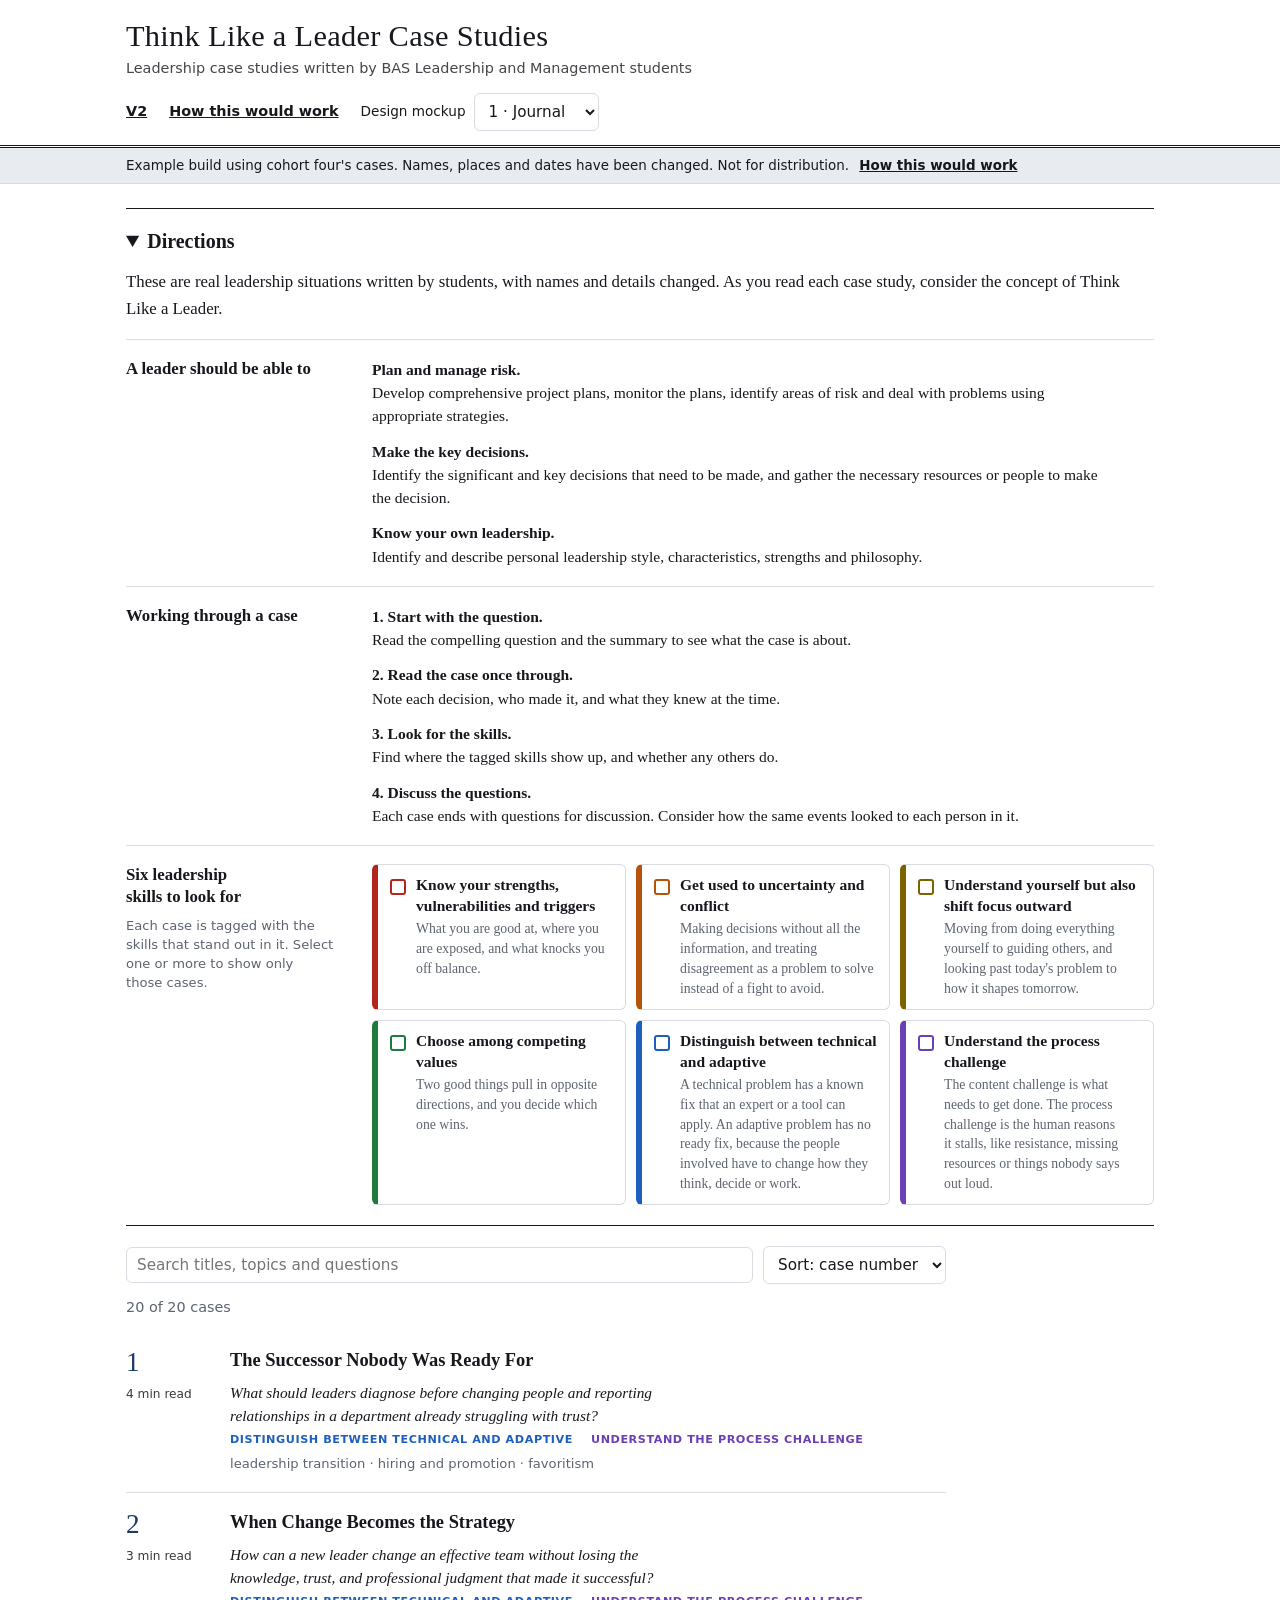
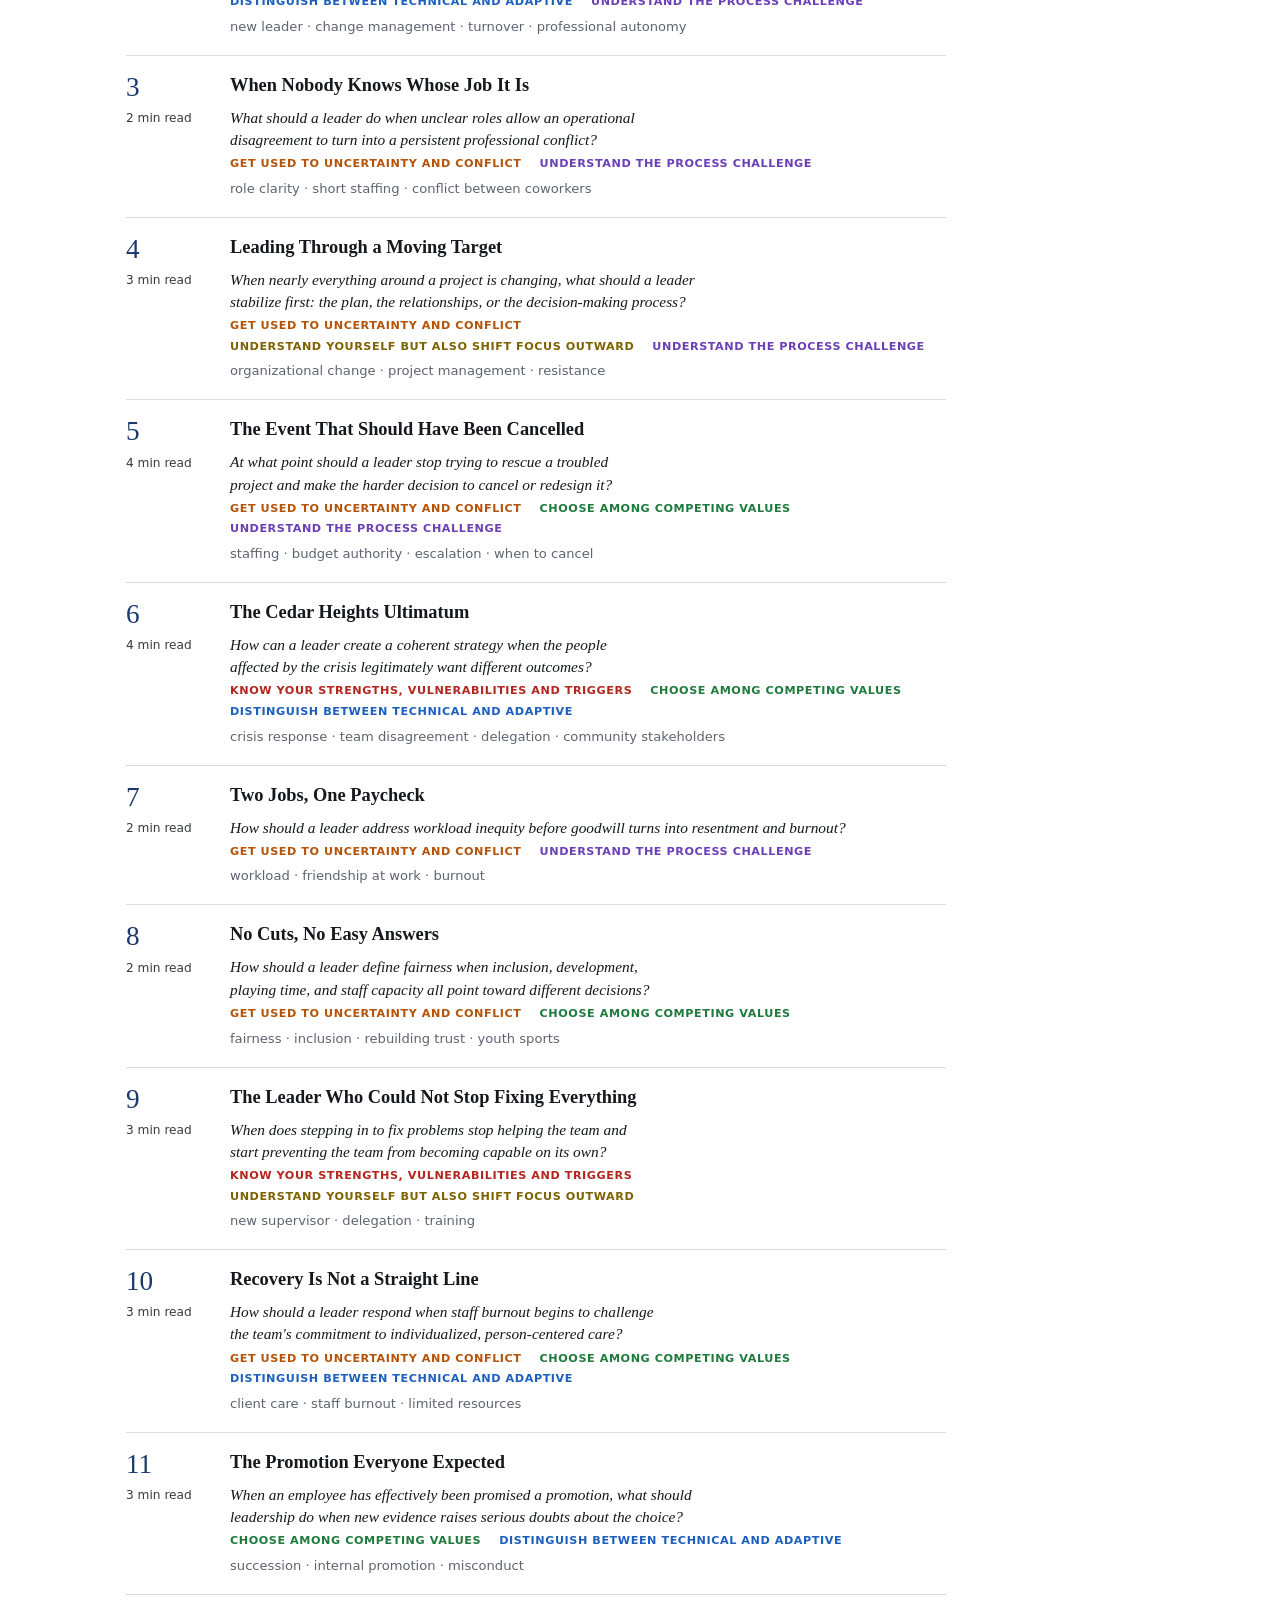
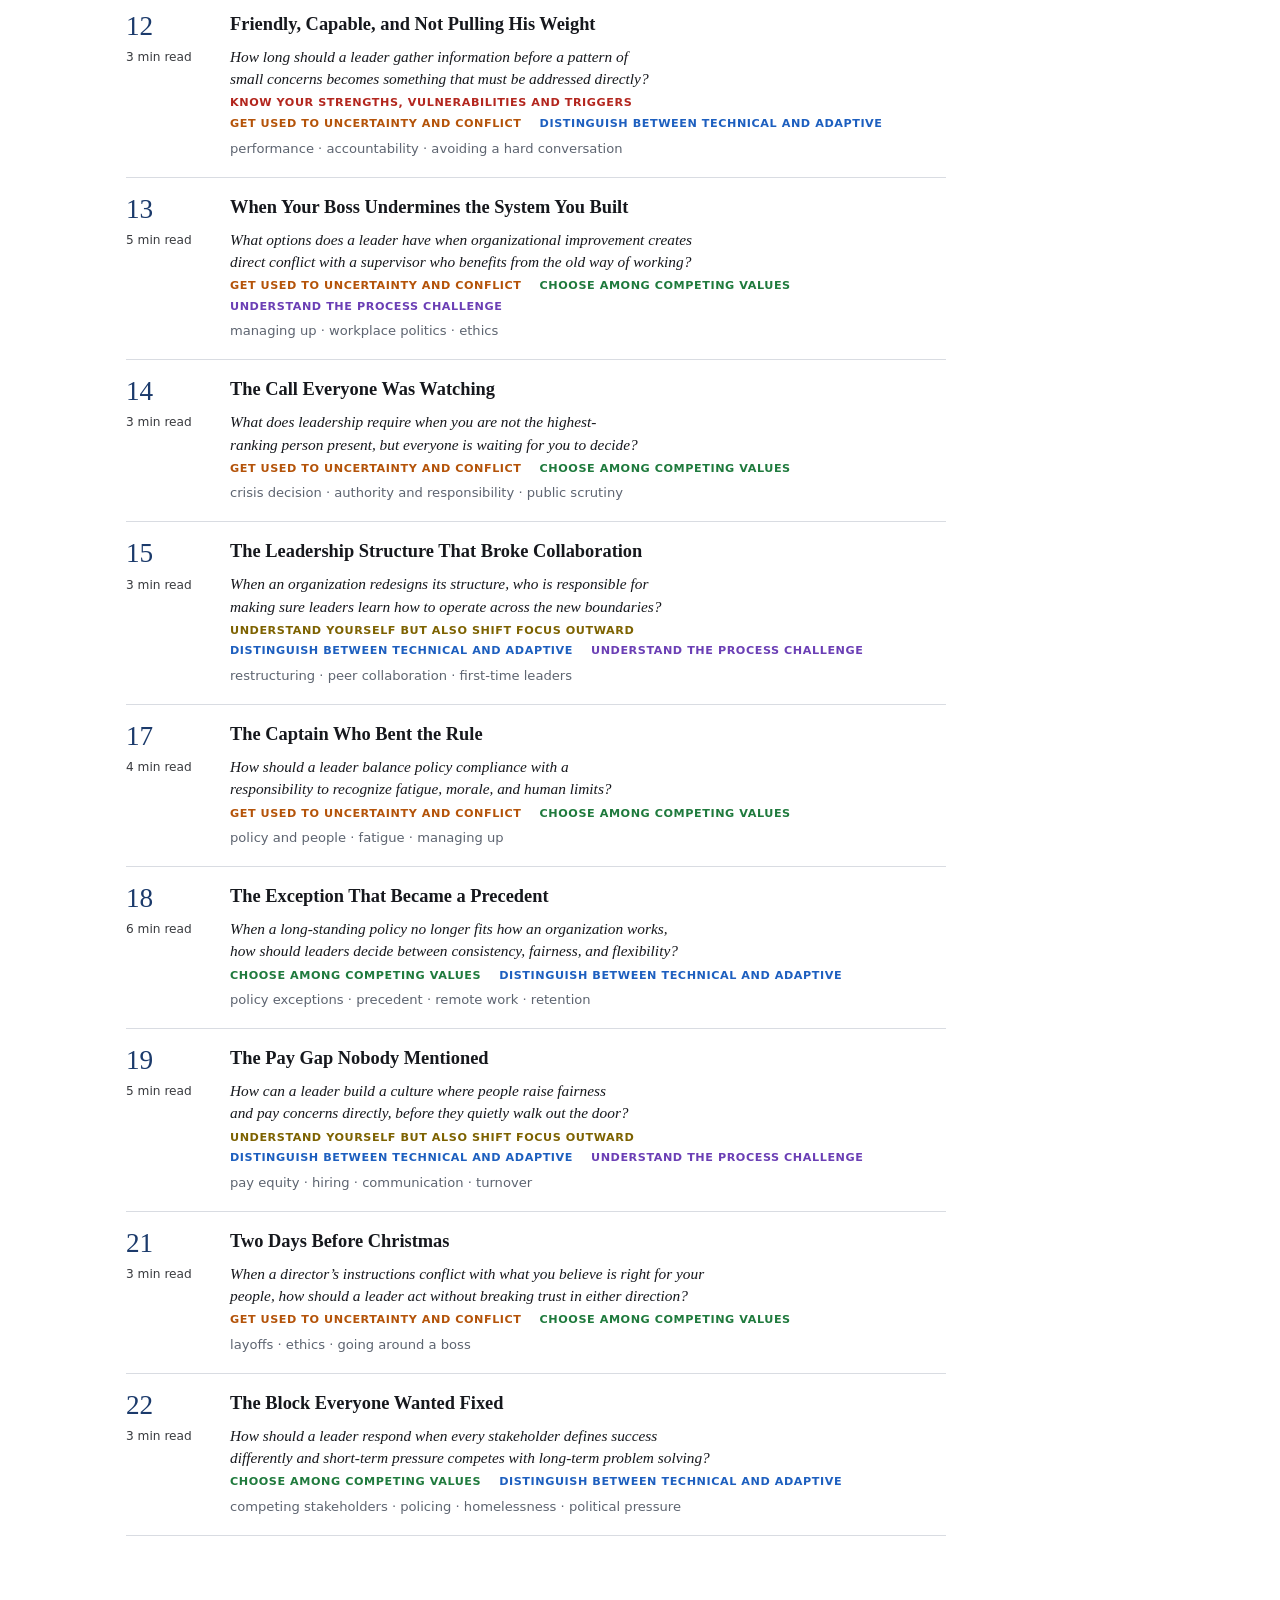
<file: index.html>
<!doctype html>
<html lang="en">
<head>
<meta charset="utf-8">
<meta name="viewport" content="width=device-width, initial-scale=1">
<meta name="robots" content="noindex, nofollow">
<title>Think Like a Leader Case Studies</title>
<style>
/* ---------- shared structure ---------- */
body {
  --bg: #ffffff; --surface: #ffffff; --text: #16181d; --muted: #5d6470; --line: #d9dce2; --accent: #1b3a6b; --on-accent: #ffffff;
  --head-bg: var(--surface); --head-text: var(--text);
  --font-body: Georgia, "Times New Roman", serif; --font-ui: system-ui, -apple-system, "Segoe UI", sans-serif; --font-head: var(--font-body);
  --radius: 6px; --head-weight: 700;
  --Triggers: #b3261e; --Uncertainty: #b45309; --Outward: #7d6200; --Values: #1f7a3d; --Adaptive: #1d5fbf; --Process: #6b3fb5;
  margin: 0; background: var(--bg); color: var(--text); font: 17px/1.6 var(--font-body);
}
* { box-sizing: border-box; }
h1, h2, h3, summary, .q, .bigq, .btitle { text-wrap: balance; }
p, li, td, .skill span, .meta, small { text-wrap: pretty; }
.ui, button, input, select, .chip, .meta, .num, nav, .sub, .banner, .picker, .hint, .count, .back, summary { font-family: var(--font-ui); }
h1, h2 { font-family: var(--font-head); font-weight: var(--head-weight); }
.wrap { max-width: 1060px; margin: 0 auto; padding: 0 16px; }
header { background: var(--head-bg); color: var(--head-text); border-bottom: 1px solid var(--line); }
header .wrap { display: flex; flex-wrap: wrap; gap: 12px 24px; align-items: center; justify-content: space-between; padding-top: 18px; padding-bottom: 14px; }
header a { color: inherit; text-decoration: none; }
header h1 { margin: 0; font-size: 1.55rem; line-height: 1.2; }
.sub { opacity: .8; font-size: .9rem; margin-top: 3px; }
.picker { font-size: .85rem; display: flex; align-items: center; gap: 8px; }
.banner { background: color-mix(in srgb, var(--accent) 10%, var(--bg)); border-bottom: 1px solid var(--line); font-size: .84rem; padding: 7px 0; }
main { padding: 24px 0 64px; }
input[type=search], select { font-size: .95rem; padding: 8px 10px; border: 1px solid var(--line); border-radius: var(--radius); background: var(--surface); color: var(--text); }
.intro { background: var(--surface); border: 1px solid var(--line); border-radius: var(--radius); padding: 18px 20px; margin-bottom: 20px; }
.intro h2 { margin: 0 0 6px; font-size: 1.2rem; }
.intro p { margin: 8px 0; }
.intro ul { margin: 6px 0 10px; padding-left: 22px; }
.hint { color: var(--muted); font-size: .85rem; margin: 10px 0 8px; }
.chips { display: flex; flex-wrap: wrap; gap: 6px; }
.chip { --c: var(--muted); display: inline-block; font-size: .76rem; font-weight: 600; line-height: 1.3; padding: 3px 10px; border-radius: 999px;
  border: 1px solid var(--c); color: var(--c); background: color-mix(in srgb, var(--c) 9%, transparent); text-align: left; }
button.chip { cursor: pointer; font-size: .86rem; padding: 6px 13px; }
button.chip[aria-pressed=true] { background: var(--c); color: var(--bg); }
.controls { display: flex; flex-wrap: wrap; gap: 10px; align-items: center; }
.controls input { flex: 1 1 240px; min-width: 0; }
.count { color: var(--muted); font-size: .9rem; margin: 12px 0; }
.grid { display: grid; grid-template-columns: repeat(auto-fill, minmax(300px, 1fr)); gap: 14px; }
.card { display: flex; flex-direction: column; gap: 9px; background: var(--surface); border: 1px solid var(--line); border-radius: var(--radius); padding: 16px; color: inherit; text-decoration: none; }
.card:hover, .card:focus-visible { border-color: var(--accent); }
.card h2 { margin: 0; font-size: 1.15rem; line-height: 1.25; }
.num, .meta { color: var(--muted); font-size: .82rem; }
.card .q { margin: 4px 0 0; font-style: italic; font-size: .96rem; line-height: 1.45; }
.card .meta { margin-top: auto; }
article { display: grid; grid-template-columns: minmax(0, 1fr) 270px; column-gap: 56px; align-items: start; }
.a-head { grid-column: 1 / -1; }
.a-main { grid-column: 1; grid-row: 2; font-size: 1.06rem; }
.a-main > h2:first-child { margin-top: 20px; }
.a-side { grid-column: 2; grid-row: 2; position: sticky; top: 20px; margin-top: 20px; padding-left: 22px; border-left: 1px solid var(--line); }
.a-side h3 { font-family: var(--font-ui); font-size: .74rem; font-weight: 700; text-transform: uppercase; letter-spacing: .08em; color: var(--muted); margin: 22px 0 8px; }
.a-side h3:first-child { margin-top: 0; }
article .a-side .q { font-size: 1.08rem; line-height: 1.45; border: 0; padding: 0; margin: 0; }
.a-side .chips { flex-direction: column; align-items: flex-start; }
body[data-design="2"] .a-side { top: 96px; }
@media (max-width: 900px) {
  article { display: block; }
  .a-side { position: static; border-left: 0; padding: 14px 0; margin: 12px 0 0; border-top: 1px solid var(--line); border-bottom: 1px solid var(--line); }
}
@media print { article { display: block; } }
article h1 { font-size: 2rem; line-height: 1.15; margin: 6px 0 12px; }
article h2 { font-size: 1.2rem; margin: 32px 0 8px; padding-top: 16px; border-top: 1px solid var(--line); }
article .q { font-style: italic; font-size: 1.15rem; border-left: 3px solid var(--accent); margin: 16px 0; padding: 2px 0 2px 14px; }
article li { margin-bottom: 8px; }
details { border: 1px solid var(--line); border-radius: var(--radius); padding: 10px 14px; margin: 24px 0; background: var(--surface); }
summary { cursor: pointer; font-weight: 600; font-size: .95rem; }
nav.pn { display: flex; justify-content: space-between; gap: 16px; margin-top: 40px; font-size: .92rem; }
a { color: var(--accent); }
.back { font-size: .92rem; }
.empty { color: var(--muted); padding: 32px 0; }
.hnav { display: flex; flex-wrap: wrap; align-items: center; gap: 10px 22px; }
.howlink { font-family: var(--font-ui); font-size: .9rem; font-weight: 600; text-decoration: underline !important; }
.banner a { color: inherit; font-weight: 600; margin-left: 6px; }
.about { max-width: 820px; }
.about h1 { font-size: 2rem; line-height: 1.15; margin: 6px 0 8px; }
.about h2 { font-size: 1.3rem; margin: 36px 0 8px; padding-top: 18px; border-top: 1px solid var(--line); }
.about h3 { font-family: var(--font-ui); font-size: .95rem; margin: 20px 0 6px; }
.about li { margin-bottom: 6px; }
.about figure { margin: 18px 0; }
.about figure img { display: block; width: 100%; max-width: 640px; height: auto; border: 1px solid var(--line); }
.about figcaption { font-family: var(--font-ui); font-size: .85rem; color: var(--muted); margin-top: 6px; }
.about .lede { font-size: 1.1rem; color: var(--muted); margin: 0 0 8px; }
.about .tablewrap { overflow-x: auto; margin: 14px 0; }
.about table { border-collapse: collapse; width: 100%; min-width: 560px; font-size: .94rem; }
.about th, .about td { text-align: left; vertical-align: top; padding: 10px 12px; border: 1px solid var(--line); }
.about th { font-family: var(--font-ui); font-size: .82rem; background: color-mix(in srgb, var(--accent) 8%, var(--surface)); }
.about td { background: var(--surface); }
.about .toc { font-family: var(--font-ui); font-size: .92rem; padding: 14px 18px; background: var(--surface); border: 1px solid var(--line); border-radius: var(--radius); margin: 18px 0 0; }
.about .toc button { display: block; font: inherit; background: none; border: 0; padding: 2px 0; color: var(--accent); text-decoration: underline; cursor: pointer; text-align: left; }
body[data-design="6"] .about { background: #fff; padding: 28px clamp(18px, 4vw, 44px); border-radius: 20px; }
@media print { .sub, .banner, nav, .back, .controls, .picker { display: none; } details { border: 0; padding: 0; } }

.top { display: flex; justify-content: space-between; align-items: center; gap: 10px; }
.time { font-family: var(--font-ui); font-size: .76rem; font-weight: 600; color: inherit; border: 1px solid currentColor; border-radius: 999px; padding: 1px 9px; white-space: nowrap; opacity: .85; }
details.intro { margin: 0 0 20px; padding: 16px 20px; }
details.intro > summary { font-family: var(--font-head); font-weight: var(--head-weight); font-size: 1.25rem; }
.intro .lead { font-size: 1.05rem; margin: 12px 0 16px; }
.intro .row { display: grid; grid-template-columns: 210px minmax(0, 1fr); column-gap: 36px; row-gap: 10px; padding: 18px 0; border-top: 1px solid var(--line); }
.intro .row:last-child { padding-bottom: 4px; }
.intro h3 { font-family: var(--font-head); font-weight: var(--head-weight); font-size: 1.05rem; line-height: 1.3; margin: 0; color: var(--text); }
.intro h3 small { display: block; font-family: var(--font-ui); font-weight: 400; font-size: .82rem; line-height: 1.45; color: var(--muted); margin-top: 8px; }
.intro .comp, .intro .steps { margin: 0; padding: 0; list-style: none; counter-reset: st; }
.intro .comp li, .intro .steps li { margin: 0 0 8px; font-size: .97rem; line-height: 1.5; }
.intro .comp strong, .intro .steps strong { display: block; }
.intro .comp li, .intro .steps li { margin-bottom: 12px; }
.intro .row li:last-child { margin-bottom: 0; }
.intro .steps li { counter-increment: st; }
.intro .steps strong::before { content: counter(st) ". "; }
.skills { display: grid; grid-template-columns: repeat(auto-fit, minmax(250px, 1fr)); gap: 10px; }
.skill { --c: var(--muted); display: grid; grid-template-columns: 16px minmax(0, 1fr); column-gap: 10px; align-content: start; text-align: left; font: inherit; cursor: pointer;
  color: var(--text); background: var(--surface); border: 1px solid var(--line); border-left: 6px solid var(--c); border-radius: var(--radius); padding: 10px 12px; }
.skill::before { content: ""; grid-row: 1 / span 2; width: 16px; height: 16px; margin-top: 4px; border: 2px solid var(--c); border-radius: 3px; box-sizing: border-box; }
.skill b { grid-column: 2; font-size: .97rem; line-height: 1.35; }
.skill span { grid-column: 2; font-size: .86rem; line-height: 1.45; color: var(--muted); margin-top: 2px; }
.skill:hover { border-color: var(--c); }
.skill[aria-pressed=true] { border-color: var(--c); background: color-mix(in srgb, var(--c) 14%, var(--surface)); }
.skill[aria-pressed=true]::before { background: var(--c); box-shadow: inset 0 0 0 2px var(--surface); }
@media (max-width: 760px) { .intro .row { grid-template-columns: 1fr; } }

/* ---------- 1. Journal: white page, serif, ruled list ---------- */
body[data-design="1"] header { border-bottom: 3px double var(--text); }
body[data-design="1"] header h1 { font-size: 1.9rem; font-weight: 400; letter-spacing: .01em; }
body[data-design="1"] details.intro { padding: 16px 0; max-width: none; }
body[data-design="1"] .intro { border: 0; border-top: 1px solid var(--text); border-bottom: 1px solid var(--text); border-radius: 0; padding: 16px 0; }
body[data-design="1"] .grid { grid-template-columns: 1fr; gap: 0; max-width: 820px; }
body[data-design="1"] .card .top { grid-column: 1; grid-row: 1 / span 4; display: block; }
body[data-design="1"] .card .time { display: block; border: 0; padding: 0; margin-top: 8px; font-weight: 400; }
body[data-design="1"] .card { display: grid; grid-template-columns: 92px 1fr; column-gap: 12px; row-gap: 6px; border: 0; border-bottom: 1px solid var(--line); border-radius: 0; padding: 18px 0; }
body[data-design="1"] .card > * { grid-column: 2; }
body[data-design="1"] .card .num { grid-column: 1; grid-row: 1 / span 4; font-family: var(--font-body); font-size: 1.7rem; color: var(--accent); line-height: 1; }
body[data-design="1"] .card .num span { display: none; }
body[data-design="1"] .card:hover h2 { text-decoration: underline; }
body[data-design="1"] .chip { border: 0; background: none; padding: 0 12px 0 0; border-radius: 0; text-transform: uppercase; letter-spacing: .05em; font-size: .7rem; }
body[data-design="1"] button.chip { padding: 5px 10px; border: 1px solid var(--c); font-size: .74rem; }
body[data-design="1"] .controls, body[data-design="1"] .count { max-width: 820px; }

/* ---------- 2. Modern: soft gray, sans, floating cards ---------- */
body[data-design="2"] {
  --bg: #f3f4f8; --surface: #ffffff; --text: #1c1f2b; --muted: #636a7d; --line: #e3e6ee; --accent: #4f46e5;
  --font-body: system-ui, -apple-system, "Segoe UI", Roboto, sans-serif; --radius: 14px; --head-weight: 650;
}
body[data-design="2"] header { position: sticky; top: 0; z-index: 2; }
body[data-design="2"] .card, body[data-design="2"] .intro { border-color: transparent; box-shadow: 0 1px 2px rgba(20,24,40,.06), 0 6px 18px rgba(20,24,40,.06); }
body[data-design="2"] .card:hover { transform: translateY(-2px); box-shadow: 0 2px 4px rgba(20,24,40,.08), 0 12px 28px rgba(79,70,229,.16); }
body[data-design="2"] .card { transition: transform .12s, box-shadow .12s; padding: 20px; }
body[data-design="2"] .card .q { font-style: normal; color: var(--muted); }
body[data-design="2"] .chip { border-color: transparent; background: color-mix(in srgb, var(--c) 13%, transparent); }
body[data-design="2"] article .q { font-style: normal; font-weight: 500; }

/* ---------- 3. Night: dark, teal accent ---------- */
body[data-design="3"] {
  --bg: #10151c; --surface: #18202a; --text: #e6ebf2; --muted: #93a0b2; --line: #2a3542; --accent: #3fd0c0; --on-accent: #06231f;
  --font-body: system-ui, -apple-system, "Segoe UI", Roboto, sans-serif; --radius: 4px; --head-weight: 600;
  --Triggers: #ff8f86; --Uncertainty: #ffab5e; --Outward: #e6c84f; --Values: #6fd893; --Adaptive: #7db4ff; --Process: #c0a2ff;
}
body[data-design="3"] header h1 { letter-spacing: .02em; }
body[data-design="3"] .card { border-left: 4px solid var(--accent); }
body[data-design="3"] .card:hover { background: #1d2733; }
body[data-design="3"] .chip { background: transparent; }
body[data-design="3"] .intro { border-left: 4px solid var(--accent); }

/* ---------- 4. Poster: black, white and yellow, hard edges ---------- */
body[data-design="4"] {
  --bg: #ffffff; --surface: #ffffff; --text: #000000; --muted: #3d3d3d; --line: #000000; --accent: #000000;
  --head-bg: #ffd400; --head-text: #000000;
  --font-body: "Helvetica Neue", Arial, sans-serif; --font-head: "Arial Black", "Helvetica Neue", Arial, sans-serif; --radius: 0; --head-weight: 900;
  --Triggers: #c2261c; --Uncertainty: #b84a00; --Outward: #6f5a00; --Values: #17703a; --Adaptive: #1552b8; --Process: #6232b0;
}
body[data-design="4"] header { border-bottom: 3px solid #000; }
body[data-design="4"] header h1 { text-transform: uppercase; font-size: 1.7rem; letter-spacing: -.01em; }
body[data-design="4"] .banner { background: #000; color: #fff; }
body[data-design="4"] .card, body[data-design="4"] .intro, body[data-design="4"] details, body[data-design="4"] input, body[data-design="4"] select { border: 2px solid #000; }
body[data-design="4"] .card:hover { box-shadow: 6px 6px 0 #000; transform: translate(-2px, -2px); }
body[data-design="4"] .card h2 { text-transform: uppercase; font-size: 1.05rem; }
body[data-design="4"] .card .q, body[data-design="4"] article .q { font-style: normal; }
body[data-design="4"] .time { border: 2px solid #000; border-radius: 0; background: #ffd400; color: #000; opacity: 1; }
body[data-design="4"] .skill { border: 2px solid #000; border-left: 8px solid var(--c); }
body[data-design="4"] .chip { border-radius: 0; background: var(--c); color: #fff; border-color: var(--c); }
body[data-design="4"] button.chip { background: #fff; color: var(--c); border-width: 2px; }
body[data-design="4"] button.chip[aria-pressed=true] { background: var(--c); color: #fff; }
body[data-design="4"] article h1 { text-transform: uppercase; }
body[data-design="4"] article h2 { border-top: 3px solid #000; }
body[data-design="4"] article .q { border-left: 8px solid #ffd400; font-weight: 700; }

/* ---------- 5. Catalog: sage green, rounded, table-style rows ---------- */
body[data-design="5"] {
  --bg: #eef3ee; --surface: #ffffff; --text: #1e2b24; --muted: #5a6b61; --line: #cfdcd2; --accent: #2f6f57;
  --head-bg: #2f6f57; --head-text: #ffffff;
  --font-body: "Trebuchet MS", "Segoe UI", Verdana, sans-serif; --radius: 10px; --head-weight: 700;
}
body[data-design="5"] header { border-bottom: 0; }
body[data-design="5"] .grid { grid-template-columns: 1fr; gap: 0; background: var(--surface); border: 1px solid var(--line); border-radius: var(--radius); overflow: hidden; }
body[data-design="5"] .card { border: 0; border-bottom: 1px solid var(--line); border-radius: 0; padding: 14px 18px; }
body[data-design="5"] .card:last-child { border-bottom: 0; }
body[data-design="5"] .card:hover { background: #f4f8f4; }
body[data-design="5"] .card .q { font-size: .9rem; }
@media (min-width: 860px) {
  body[data-design="5"] .card .top { grid-column: 1; grid-row: 1 / span 2; display: block; }
  body[data-design="5"] .card .time { display: inline-block; margin-top: 6px; }
  body[data-design="5"] .card { display: grid; grid-template-columns: 104px minmax(0, 1.5fr) minmax(0, 1fr) 190px; column-gap: 18px; row-gap: 4px; align-items: start; }
  body[data-design="5"] .card .num { grid-column: 1; grid-row: 1 / span 2; }
  body[data-design="5"] .card h2 { grid-column: 2; }
  body[data-design="5"] .card .q { grid-column: 2; grid-row: 2; margin: 0; }
  body[data-design="5"] .card .chips { grid-column: 3; grid-row: 1 / span 2; flex-direction: column; align-items: flex-start; }
  body[data-design="5"] .card .meta { grid-column: 4; grid-row: 1 / span 2; margin: 0; }
}

/* ---------- 6. Deck: one question at a time on a card you flip ---------- */
body[data-design="6"] {
  --bg: #ffffff; --surface: #ffffff; --text: #1d1330; --muted: #6a5f7c; --line: #e6dfee; --accent: #c7305f;
  --head-bg: transparent; --head-text: #ffffff;
  --font-body: system-ui, -apple-system, "Segoe UI", Roboto, sans-serif; --font-head: Georgia, "Times New Roman", serif; --radius: 16px;
  background: linear-gradient(135deg, #2b1055 0%, #c7305f 62%, #ff9a3c 100%) fixed;
}
body[data-design="6"] header { border-bottom: 1px solid rgba(255,255,255,.3); }
body[data-design="6"] .banner { background: rgba(0,0,0,.28); color: #fff; border: 0; }
body[data-design="6"] article { background: #fff; padding: 28px clamp(18px, 4vw, 44px); border-radius: 20px; }
body[data-design="6"] .intro { margin-top: 28px; border: 0; }
.deck { max-width: 700px; margin: 0 auto; color: #fff; font-family: var(--font-ui); }
.deck-count { text-align: center; font-size: .9rem; opacity: .9; margin-bottom: 12px; letter-spacing: .04em; }
.flip { display: block; width: 100%; border: 0; background: none; padding: 0; font: inherit; color: inherit; text-align: left; cursor: pointer; perspective: 1400px; }
.flip .inner { display: grid; transition: transform .55s cubic-bezier(.2,.7,.2,1); transform-style: preserve-3d; }
.flip.on .inner { transform: rotateY(180deg); }
.flip .face { grid-area: 1 / 1; display: flex; flex-direction: column; gap: 16px; min-height: 340px; padding: clamp(22px, 5vw, 40px); border-radius: 24px;
  backface-visibility: hidden; -webkit-backface-visibility: hidden; box-shadow: 0 24px 60px rgba(20, 6, 40, .45); }
.flip .front { background: #fff; color: #1d1330; }
.flip .back { background: #1d1330; color: #fff; transform: rotateY(180deg); }
.flip .kicker { font-size: .78rem; text-transform: uppercase; letter-spacing: .12em; opacity: .7; }
.flip .bigq { font-family: var(--font-head); font-size: clamp(1.35rem, 3.6vw, 2.05rem); line-height: 1.25; }
.flip .btitle { font-family: var(--font-head); font-size: clamp(1.4rem, 3.4vw, 1.9rem); line-height: 1.2; }
.flip .bsum { font-size: .95rem; line-height: 1.5; opacity: .9; display: -webkit-box; -webkit-line-clamp: 7; -webkit-box-orient: vertical; overflow: hidden; }
.flip .tap { margin-top: auto; font-size: .82rem; opacity: .65; }
.flip:focus-visible .face { outline: 3px solid #ffd166; outline-offset: 3px; }
.deck-btns { display: flex; flex-wrap: wrap; gap: 10px; justify-content: center; margin-top: 20px; }
.deck-btns button, .deck-btns a { font: 600 .95rem var(--font-ui); padding: 10px 18px; border-radius: 999px; border: 1px solid rgba(255,255,255,.6);
  background: rgba(255,255,255,.14); color: #fff; cursor: pointer; text-decoration: none; }
.deck-btns a { background: #fff; color: #1d1330; border-color: #fff; }
.deck-btns button:hover { background: rgba(255,255,255,.28); }
.deck .empty { color: #fff; text-align: center; }
@media (prefers-reduced-motion: reduce) { .flip .inner { transition: none; } }

/* ---------- 7. Map: cases plotted between the skills they feature ---------- */
.mapwrap { display: grid; grid-template-columns: minmax(0, 1.75fr) minmax(250px, 1fr); gap: 20px; align-items: start; }
@media (max-width: 820px) { .mapwrap { grid-template-columns: 1fr; } }
#map { overflow-x: auto; }
#map svg { display: block; width: 100%; min-width: 620px; height: auto; font-family: var(--font-ui); }
#map .ln { stroke: color-mix(in srgb, var(--text) 22%, transparent); stroke-width: 1; }
#map .ln.on { stroke: var(--accent); stroke-width: 2.5; }
#map .sk { cursor: pointer; }
#map .sk text { fill: var(--text); font-size: 15px; }
#map .sk circle { stroke: transparent; stroke-width: 5; }
#map .sk[aria-pressed=true] circle { stroke: var(--text); }
#map .dot { cursor: pointer; }
#map .dot circle { fill: var(--surface); stroke: var(--text); stroke-width: 1.5; }
#map .dot text { fill: var(--text); font-size: 13px; font-weight: 700; text-anchor: middle; dominant-baseline: central; pointer-events: none; }
#map .dot.sel circle { fill: var(--accent); }
#map .dot.sel text { fill: var(--on-accent); }
#map .dim { opacity: .18; }
.seg { display: inline-flex; border: 1px solid var(--line); border-radius: 999px; overflow: hidden; background: var(--surface); }
.seg button { font: 600 .9rem var(--font-ui); padding: 8px 18px; border: 0; background: none; color: var(--text); cursor: pointer; }
.seg button[aria-pressed=true] { background: var(--accent); color: var(--on-accent); }
body[data-design="2"] .mapwrap { margin-top: 16px; }
body[data-design="2"] #map, body[data-design="2"] #mapinfo { background: var(--surface); border: 0; border-radius: var(--radius); box-shadow: 0 1px 2px rgba(20,24,40,.06), 0 6px 18px rgba(20,24,40,.06); }
body[data-design="2"] #map { padding: 8px; }
body[data-design="2"] #mapinfo { padding: 22px; }
#map .dot:focus-visible circle, #map .sk:focus-visible circle { stroke: var(--accent); stroke-width: 4; }
#map .dot:focus, #map .sk:focus { outline: none; }
#mapinfo { background: var(--surface); border: 1px solid var(--line); padding: 18px; min-height: 220px; }
#mapinfo h2 { margin: 4px 0 8px; font-size: 1.15rem; line-height: 1.3; }
#mapinfo .q { font-style: italic; margin: 10px 0; }
#mapinfo .open { display: inline-block; margin-top: 12px; font-family: var(--font-ui); font-weight: 700; }
</style>
</head>
<body data-design="1">
<header><div class="wrap">
  <div>
    <a href="#/"><h1>Think Like a Leader Case Studies</h1></a>
    <div class="sub">Leadership case studies written by BAS Leadership and Management students</div>
  </div>
  <div class="hnav"><a class="howlink" href="v2/index.html">V2</a><a class="howlink" href="#/about">How this would work</a>
  <label class="picker">Design mockup
    <select id="design" aria-label="Design mockup">
      <option value="1">1 · Journal</option>
      <option value="2">2 · Modern</option>
      <option value="3">3 · Night</option>
      <option value="4">4 · Poster</option>
      <option value="5">5 · Catalog</option>
      <option value="6">6 · Deck</option>
    </select>
  </label></div>
</div></header>
<div class="banner"><div class="wrap">Example build using cohort four's cases. Names, places and dates have been changed. Not for distribution. <a href="#/about">How this would work</a></div></div>
<main><div class="wrap" id="app"></div></main>
<script>
const CASES = [{"number": 1, "title": "The Successor Nobody Was Ready For", "cohort": 4, "section": "Think Like a Leader", "topics": ["leadership transition", "hiring and promotion", "favoritism"], "skills": ["Adaptive", "Process"], "compelling_question": "What should leaders diagnose before changing people and reporting relationships in a department already struggling with trust?", "permission": "not confirmed", "words": 869, "html": {"summary": "<p>A mid-sized college, nationally recognized for employee longevity and satisfaction, had an Academic Affairs office of two dozen long-tenured and tight-knit staff members who often socialized outside of work. When the long-time director, Helen, had retired, the college asked the director of a neighboring department, Marian, to temporarily assume Helen’s responsibilities in addition to her own. Due to economic challenges, Marian hesitated to accept this new appointment but felt compelled to do so. The computer analyst, Paige, is also appointed to a supervisory role, which causes angst. The Academic Affairs department becomes a hostile work environment, so the vice president, Walter, tries to appoint leaders and shift roles to fix the issues.<\/p>", "directions": "<p><em>(Standard directions added. The author did not include any.)<\/em><\/p><p>As you read this case study, consider the concept of Think Like a Leader. When doing this, a leader should be able to:<\/p><ul><li>Develop comprehensive project plans, monitor the plans, identify areas of risk and deal with problems using appropriate strategies<\/li><li>Identify the significant and key decisions that need to be made, gather the necessary resources or people to make the decision<\/li><li>Identify and describe personal leadership style, characteristics, strengths, and philosophy<\/li><\/ul><p>As you read, look for evidence of these key leadership components. Also consider if you see evidence of these key leadership skills:<\/p><ul><li>Know your strengths, vulnerabilities, and triggers<\/li><li>Get used to uncertainty and conflict<\/li><li>Understand yourself but also be able to shift focus outward<\/li><li>Choose among competing values<\/li><li>Distinguish between technical and adaptive<\/li><li>Understand the process challenge<\/li><\/ul><p>There will be questions following this scenario for further discussion.<\/p>", "case": "<p>In one college department, staff members adored Helen as their leader and were doubtful that anyone could fill her shoes. Six months before Helen’s retirement, a tech-savvy young computer analyst named Paige was hired and began working in the Academic Affairs department. Marian, a dean of the neighboring department, was already managing a full workload and could not assume all the responsibilities of the former director when she was asked. As a result, the college promoted Paige to perform day-to-day operations, while Marian was appointed to supervise Paige and remained the overall supervisor for employees in both departments.<\/p><p>The office consisted mostly of mature ladies who had concerns about a much younger person being promoted to their leader. Because of her age, a few social mishaps, and her inexperience in leadership, Paige offended and upset several staff members.  This caused growing outrage from the Academic Affairs staff members, as they were highly protective of their coworkers. Paige’s personality and work style were opposite to that of the former director, Helen. Paige was not welcomed into the tight-knit inner circle by the staff members who had held Helen in such high esteem.<\/p><p>The team entertained side conversations at work, via email, and outside of work in their social circles, with topics revolving around the new management. All this fueled their angst. Complaints began to pour in regularly to Marian in the form of emails and private in-person complaint sessions, claiming Paige’s promotion was a mistake. Marian regretted accepting this extra assignment. Complaints began reaching Walter, who was the vice president supervising these departments. Following a series of escalating complaints, Walter recognized the need for potential personnel changes to resolve the issues.<\/p><p>After several meetings with upset staff, Walter concluded that Paige lacked the supervisory skills needed for the role. He wanted to find someone like Vivian, a college graduate from his social circles, whom he knew outside the college. Vivian had impressed him.  He thought what the department needed was a new person with a bright and charming personality to help everyone get along. Walter promptly created an entry-level role within the struggling department and coordinated with Human Resources to post it publicly for a brief period. This allowed Walter to select Vivian for the position. There were fewer requirements for hiring a part-time employee.<\/p><p>Walter went to work creating a supervisory position to submit to HR that would oversee five staff members within this department.  His plan would give Vivian time as a supervisor in the department, and later, he would be able to appoint her to the department dean down the road.<\/p><p>Vivian applied and was hired for the part-time entry-level position. She accrued more than six months of experience before the supervisory position was posted. The new supervisory position requires that all applicants be existing employees of that department. In addition, the bachelor’s degree requirement excluded most interested employees in the department. The position was only posted for one week before it closed.  Vivian was hired and reported to Marian.<\/p><p>As tensions rose and staff increasingly resisted Paige’s leadership, the department gradually became a hostile work environment. Vivian was instrumental in eventually pushing Walter to reassign Paige to another department, so Vivian could be the sole supervisor in charge. Under pressure from Vivian and other staff, Walter reassigned Paige and appointed Vivian as dean, with Vivian now reporting directly to him instead of Marian.<\/p><p>Upon Vivian’s initial hire, she proved to be very charming, welcoming, and warm to all the college administration. She was flirtatious and socially savvy.  She winked and hugged those who held important roles. When she believed she was being watched, she also displayed this behavior toward low-level employees. However, away from the public eye, staff members in her department soon learned that Vivian was an aggressive bully.<\/p><p>Vivian was calculating and manipulative, and when staff who witnessed her behavior reported it to HR, she retaliated by putting them on performance plans. At day’s end, Vivian would scour employees’ notebooks and paperwork, meticulously documenting even the tiniest mistakes. Her plan included incorporating a few of the young new hires whom she showered with attention and gifts, and in return, asked them to help with her spying.<\/p><p>Vivian strategically aligned with Marian to secure her promotion, only to abandon the relationship once it no longer offered leverage. Vivian spent considerable time with Denise, the Human Resources director. Vivian and Denise became fitness and jogging partners. Over time, all staff members resigned or retired early, resulting in two complete staff turnovers in the department.<\/p>", "questions": "<ol><li>What are the initial core problems and opportunities facing the Academic Affairs department?<\/li><li>What examples can you see of Walter effectively thinking like a leader?<\/li><li>Can you identify instances where Walter’s actions suggest he struggled to demonstrate effective leadership thinking?<\/li><li>What questions would you like to ask Marian, Denise, and Walter before giving advice?<\/li><li>If you brought in an advisory board after Paige and Marian were installed in their new roles, what would be the goal of the advisory board in thinking like a leader?<\/li><\/ol>", "note": ""}}, {"number": 2, "title": "When Change Becomes the Strategy", "cohort": 4, "section": "Think Like a Leader", "topics": ["new leader", "change management", "turnover", "professional autonomy"], "skills": ["Adaptive", "Process"], "compelling_question": "How can a new leader change an effective team without losing the knowledge, trust, and professional judgment that made it successful?", "permission": "not confirmed", "words": 509, "html": {"summary": "<p>A well functioning HR Team goes through an HR Director transition. The team had about 17 members and were structured in five sub-groups: recruitment, classification, data processing, payroll and HR consultation. The new HR Director brings upon the team changes to processes and procedures impacting not only the team dynamics but the team’s relationship with the agency executives, managers and supervisors.<\/p>", "directions": "<p>As you read this case study consider the concept of Think Like a Leader. When doing this a leader should be able to:<\/p><ul><li>Develop comprehensive project plans, monitor the plans, identify areas of risk and deal with problems using appropriate strategies.<\/li><li>Identify the significant and key decisions that need to be made, gather the necessary resources or people to make the decision.<\/li><li>Identify and describe personal leadership styles, characteristics, strengths and philosophy.<\/li><\/ul><p>As you read, look for evidence of these key leadership components. Also consider if you see evidence of these key leadership skills:<\/p><ul><li>Know your strength, vulnerabilities and triggers.<\/li><li>Get used to uncertainty and conflict.<\/li><li>Understand yourself but also be able to shift focus outward.<\/li><li>Choose among competing values.<\/li><li>Distinguish between technical and adaptive.<\/li><li>Understand the process challenge.<\/li><\/ul><p>There will be questions following this scenario for further discussion.<\/p>", "case": "<p>The new HR Director at Konkiki Agency, hired after the previous successful director was moved to a bigger size agency, initially met with the HR team, expressing confidence in their abilities and promising to learn about their work and challenges to offer support. This HR Team was a successful and well-functioning team.<\/p><p>Over six months, the new HR Director met with sub-teams. She made minor adjustments for Data Processors and Payroll, whose procedures were system-driven. However, for Recruitment, she completely replaced their existing, effective procedures and forms without addressing their expressed challenges, suggesting a pre-set agenda. When meeting with Classification, she immediately imposed new forms and procedures without inquiring about their current processes, procedures and forms.<\/p><p>Simultaneously, she held weekly meetings with the Strategic HR Consultants, praising their work and reliance on them, and reporting success with the sub-team meetings. Around month 5-6, she announced hiring a temporary \"policy/project consultant\" for policy work. Around month 7, when this temporary consultant came on board, the person was directly appointment to the temporary position and was introduced as the new Lead HR Consultant, surprising the existing HR Consultants.<\/p><p>The Director began meeting regularly with the new “Lead” HR Consultant while neglecting the HR Consultants. Staff began feeling disrespected and undervalued due to the sudden, imposed changes and the Director's perceived lack of genuine interest, leading some to seek other jobs. The HR Consultants attempted to motivate staff, advising them to adapt and address issues with the new Director.<\/p><p>When the Director finally met with the HR Consultants, she cited being busy with strategy and insisted they include the new \"Lead\" HR consultant in all their confidential cases and communication. Citing concerns about eroding confidential relationships, the HR Consultants resisted, leading the Director to institute a case tracker with brief updates.<\/p><p>The \"Lead\" HR Consultant then met individually with each of the HR Consultants, questioning them in a manner that felt like an interrogation. Two weeks later, the \"Lead\" HR Consultant provided them with a highly scripted procedure for their professional, independent roles, removing their judgment and independency and turning their strategic business partner role into a transactional one.<\/p><p>By this time, several HR members had left, including one of the HR Consultants whose vacancy was filled by the \"Lead\" HR Consultant through a permanent direct appointment. The HR Department's positive reputation and relationship with the agency had deteriorated, with customers and managers feeling their confidential matters were reduced to transactional interactions and experienced overall a lack of guidance. The two remaining HR Consultants also left a few weeks later. After only 10 months, 75% of the HR Team had departed, leaving Konkiki Agency's HR struggling with numerous vacancies and workload.<\/p>", "questions": "<ol><li>What examples can you see of thinking like a leader and from whom?<\/li><li>What examples can you see of when someone failed to effectively think like a leader and who?<\/li><li>Imagine you are brought as an advisor to the HR Director what guidance/recommendation would you provide if you were brought on:<ul><li>At the beginning, when she took the job?<\/li><li>When she started implementing changes and started seeing people unhappy or leaving, customer service failing, and seeing push back from HR Consultants?<\/li><li>At the tail end when all changes were implemented, staff had left, and she was needing to fill the vacancies, improves service and rebuild relationships with managers?<\/li><\/ul><\/li><\/ol>", "note": ""}}, {"number": 3, "title": "When Nobody Knows Whose Job It Is", "cohort": 4, "section": "Think Like a Leader", "topics": ["role clarity", "short staffing", "conflict between coworkers"], "skills": ["Uncertainty", "Process"], "compelling_question": "What should a leader do when unclear roles allow an operational disagreement to turn into a persistent professional conflict?", "permission": "not confirmed", "words": 430, "html": {"summary": "<p>A community college GED program has employed full-time faculty and several support staff, including an advisor, instructional specialist, and tutor. Due to front-office being understaffed due to a layoff, the instructional specialist, Renee, was required to cover office duties in addition to her tutoring responsibilities. While conducting routine classroom visits to explain available support services, Renee was publicly undermined and belittled by a faculty member, Curtis. The incident escalated into ongoing conflict, requiring formal mediation and administrative involvement. Although a meeting was held, the conflict remained unresolved, negatively impacting workplace communication until Renee eventually left for another job. The situation highlights challenges involving role ambiguity, communication breakdown, and leadership gaps within academic programs.<\/p>", "directions": "<p>Leaders are responsible for clarifying roles, establishing expectations, and fostering professional communication within their teams. When responsibilities shift due to staffing shortages, leaders must ensure that all team members understand the purpose and value of redistributed tasks. In conflict situations, it is essential to model emotional intelligence, address inappropriate behavior consistently, and create space for open dialogue. This scenario invites readers to examine leadership approaches to conflict resolution, the importance of organizational transparency, and how team culture impacts student success.<\/p>", "case": "<p>In a community college GED program, three faculty members worked alongside support staff whose responsibilities included advising, instructional support, and tutoring. Renee, the instructional specialist, managed a tutoring classroom and collaborated with a part-time tutor, Owen. At the start of each term, support staff visited faculty classrooms to inform students about academic support services.<\/p><p>During a period of understaffing, Renee was asked to cover front-office duties each morning before returning to her tutoring responsibilities. This arrangement ensured that students could be enrolled and supported, though it limited her physical availability in her tutoring space.<\/p><p>One day, while Renee and Owen were visiting a classroom taught by a faculty member named Curtis, conflict emerged. After Renee explained her role and expressed commitment to supporting students toward earning passing GED scores, Curtis openly contradicted her and told the class that <em>he<\/em> cared more about their success. He belittled Renee in front of students, undermining her professionalism.<\/p><p>Renee reported the incident to her supervisor after taking time to calm down. Her supervisor recommended that she meet with Curtis and bring union representatives for support. He also recommended that in the meantime take time to breath before the meeting occurred. Hoping to resolve the tension, she requested a meeting with Curtis and their supervisor. Both brought representatives for documentation and support. During the meeting, Curtis expressed frustration that Renee was covering the front office rather than staying at her desk, while Renee emphasized that onboarding new students was crucial to program success.<\/p><p>Although the meeting ended with an agreement to “cool off,” Curtis’s behavior remained dismissive and passive-aggressive. He avoided speaking to Renee directly unless necessary and continued to make her uncomfortable. Renee chose to remain professional but ultimately accepted another role outside the GED program. Reflecting later, she recognized that the conflict revealed areas where she could grow as a leader and strengthened her understanding of communication, boundaries, and self-advocacy.<\/p>", "questions": "<ol><li>How could leadership have clarified roles and responsibilities to prevent misunderstandings between faculty and support staff?<\/li><li>What leadership actions should occur when an employee publicly undermines or belittles a colleague?<\/li><li>How might a leader balance program needs (such as office coverage) with ensuring staff feel supported and respected in their primary roles?<\/li><li>What communication strategies could Renee have used, before or after the incident, to set boundaries or expectations with Curtis?<\/li><li>If you were the supervisor, how would you handle the ongoing tension after the initial conflict-resolution meeting?<\/li><\/ol>", "note": ""}}, {"number": 4, "title": "Leading Through a Moving Target", "cohort": 4, "section": "Think Like a Leader", "topics": ["organizational change", "project management", "resistance"], "skills": ["Uncertainty", "Outward", "Process"], "compelling_question": "When nearly everything around a project is changing, what should a leader stabilize first: the plan, the relationships, or the decision-making process?", "permission": "not confirmed", "words": 576, "html": {"summary": "<p>When a newly appointed Chief Shenanigans Officer brought major cultural and operational changes to the Department of Shenanigans, the Business Operations Division—responsible for financial management and strategic initiatives—had to rapidly realign its plans and projects. As priorities shifted, one of my large projects was reassigned, and I took on two new ones: a repeatedly restarted Agile software project and a vendor implementation following a Waterfall approach. The transition surfaced emotional responses and resistance, including a slow handoff from the previous Agile project manager and colleagues struggling with uncertainty. With every team member now reporting to new leadership, I focused on listening, rebuilding trust, clarifying roles, and re-establishing communication. By addressing resistance with empathy, organizing historical documentation, and balancing Agile and traditional project methods, I gradually restored alignment and kept both projects moving forward despite significant organizational upheaval.<\/p>", "directions": "<p>As you read this case study consider the concept of Think Like a Leader? When doing this a leader should be able to<\/p><ul><li>Develop comprehensive project plans, monitor the plans, identify areas of risk and deal with problems using appropriate strategies<\/li><li>Identify the significant and key decisions that need to be made, gather the necessary resources or people to make the decision<\/li><li>Identify and describe personal leadership style, characteristics, strengths, and philosophy<\/li><\/ul>", "case": "<p>When a new Chief Shenanigans Officer was appointed to lead the Department of Shenanigans (DOS), the entire organization, more than 1,000 employees, experienced a major cultural and operational shift. Priorities changed almost immediately, and every department had to adjust to a new vision and leadership style.<\/p><p>The Business Operations Division (BOD), where I work, felt this impact deeply. We support the Department’s financial management, initiatives, and strategic planning, so when leadership priorities shifted, our projects and structure did too. Just a year earlier, BOD launched a new strategic plan focused on redefining our mission, vision, and leadership approach. With the arrival of new leadership, many of those plans had to be revisited and realigned.<\/p><p>As part of the transition, one medium-sized project was placed on hold, and my large-scale project—still in its initiation phase—was reassigned to two other project managers. I was given two new projects instead:<\/p><ul><li>An Agile software development project that had been restarted three times under different project managers.<\/li><li>A vendor implementation project following a more traditional Waterfall-style approach.<\/li><\/ul><p>The transition came with some unexpected challenges. The previous project manager for the Agile project was slow to hand off responsibilities and didn’t readily share project documentation or communication channels. I didn’t see this as intentional resistance; it felt more like a natural reaction to change and uncertainty.<\/p><p>At the same time, one of my colleagues, whose project had been placed on hold, shared a very emotional response with me during a one-on-one meeting. It reminded me how deeply these organizational shifts can affect people, especially when their sense of purpose or progress is disrupted.<\/p><p>Adding to the complexity, every person involved in my projects—internally and externally—is now reporting to a new manager.<\/p><p>While feeling like this change was happening to me, I re-aligned my priorities, and I focused on listening first and leading with empathy. I made it a priority to meet with each stakeholder and team member to reestablish trust, clarify roles, and open-up communication. For the Agile project, I worked to access historical documentation and create a central repository so that everyone had the same information.<\/p><p>I approached the resistance I encountered with patience rather than pressure, acknowledging how difficult change can be. I wanted to create a space for everyone to be able to share all of the things going on, and then by emphasizing shared goals and transparency. I am gradually creating alignment across teams.<\/p><p>Because I was managing one Agile and one traditional project, I also had to adapt my approach—balancing sprint cycles and retrospectives in one, while keeping structured timelines and vendor deliverables on track in the other.<\/p>", "questions": "<ol><li>What examples can you see that I was effectively thinking like a leader?<\/li><li>Imagine you are brought in as an advisor to Leadership at the beginning of this change. What questions would you like to ask before giving advice?<\/li><li>What do you think I could do better, and what should I continue doing to reach the goals of the project?<\/li><\/ol>", "note": ""}}, {"number": 5, "title": "The Event That Should Have Been Cancelled", "cohort": 4, "section": "Think Like a Leader", "topics": ["staffing", "budget authority", "escalation", "when to cancel"], "skills": ["Uncertainty", "Values", "Process"], "compelling_question": "At what point should a leader stop trying to rescue a troubled project and make the harder decision to cancel or redesign it?", "permission": "not confirmed", "words": 838, "html": {"summary": "<p>Small Nonprofit Hospice experienced challenges planning an event due to staffing changes. The departure of the Community Development Assistant led to a workload that was difficult to manage. The Fundraising and Events Coordinator expressed concerns to the Community Development Manager but was unable to collaborate with the manager to find a solution. The coordinator met with the CEO and tried to discuss ongoing issues. Despite efforts to communicate the severity of the situation to the CEO, the HR Department, and management, the coordinator was unsuccessful in their attempt to cancel the event. Due to the organization’s decision to proceed with the event, several staff members resigned. The organization proceeded with the event which ultimately was deemed unsuccessful.<\/p>", "directions": "<p>As you read this case study consider the concept of Think Like a Leader?  When doing this a leader should be able to<\/p><ul><li>Develop comprehensive project plans, monitor the plans, identify areas of risk and deal with problems using appropriate strategies<\/li><li>Identify the significant and key decisions that need to be made, gather the necessary resources or people to make the decision<\/li><li>Identify and describe personal leadership style, characteristics, strengths, and philosophy<\/li><\/ul><p>As you read, look for evidence of these key leadership components.  Also consider if you see evidence of these key leadership skills:<\/p><ul><li>Know your strengths, vulnerabilities and triggers<\/li><li>Get used to uncertainty and conflict<\/li><li>Understand yourself but also be able to shift focus outward<\/li><li>Choose among competing values<\/li><li>Distinguish between technical and adaptive<\/li><li>Understand the process challenge<\/li><\/ul><p>There will be questions following this scenario for further discussion<\/p>", "case": "<p>Small Nonprofit Hospice Organization was going through staff changes. The Community Development Department hired a new Fundraising and Events Coordinator, Marissa. The organization had a large event that needed to be planned. The department was comprised of three staff members. With the addition of a new coordinator, the department had three staff members and was adequately staffed for event planning.<\/p><p>Four months after the coordinator was hired, the Community Development Assistant, Colin, informed the Community Development Manager, Joanne, he needed to go on Family Medical Leave for twelve weeks. Colin’s absence left the department short-staffed, and therefore, unable to successfully plan the event. The organization had no plans to replace Colin during his absence.<\/p><p>During the twelve weeks, Marissa requested a meeting with Joanne. Marissa informed Joanne workload was sizeable and expressed concerns about the completion of tasks necessary to meet critical deadlines. Marissa also expressed concerns that Joanne was not meeting her deadlines or completing her work, which prevented planning for the event to progress as needed. Marissa requested Joanne approve of an increase in her hours, moving her from part-time to full-time until Colin’s returns to work. Joanne informed Marissa they must get approval from the CEO, Lena.<\/p><p>Two weeks after Marissa met with Joanne to discuss Marissa’s concerns, Joanne informed Marissa that Lena would approve only two additional hours per week. The additional hours would have Marissa working thirty-two hours per week instead of her typical thirty hours per week. Joanne informed Marissa that Lena did not approve of more than an additional 2 hours per week due to budget constraints.<\/p><p>After Marissa’s request to work additional hours was denied, Joanne began to interview contractors to support Marissa. Joanne and Marissa interviewed a candidate, Harper, for the position. Harper informed Joanne and Marissa that their rate of pay was $70.00 per hour. Joanne decided to hire Harper for ten hours a week. Joanne informed Marissa that Harper was being hired. Upon being informed of the decision, Marissa expressed frustration and confusion about hiring Harper. Hiring Harper did not align with the budget or with the Lena’s instructions to minimize expenditures associated with staffing; Harper’s hourly rate was three times that of Marissa’s.<\/p><p>Upon identifying inconsistencies concerning the budget and staffing capacity, Marissa requested a meeting with the Lena to discuss the budget, staffing hours, and to request clarification about Lena’s choice to deny Marissa’s request for additional hours. During the meeting, Lena informed Marissa that she had not denied any requests for increases in hours worked by staff or placed any restrictions on staffing due to budget constraints. Lena informed Marissa that decisions regarding staffing and budget expenditures were solely decided by Joanne. Marissa informed Lena that Joanne had communicated information that conflicted with Lena’s information.<\/p><p>Following the meeting with Lena, Marissa filed a complaint with the HR Department. Marissa expressed concerns about the success of the event and described the issues that had arisen because of Joanne’s actions. Marissa communicated that Joanne had missed deadlines, neglected to complete critical tasks, and had fabricated information concerning staffing and budgets. The HR manager informed Marissa that they would have a conversation with Joanne, but there were no plans for disciplinary actions.<\/p><p>Prior to reinstatement from family medical leave, Colin resigned from the position effective immediately. Colin informed Marissa that they were no longer interested in employment with the organization due to issues with Joanne. Colin stated that missed deadlines, poor communication, poor organization, and a lack of trust in Joanne led to his resignation.<\/p><p>Due to Colin’s resignation and Joanne’s continued lack of duty completion, event planning was affected critically.  Additionally, Harper became unresponsive and did not contribute to event planning despite being compensated. Marissa discussed concerns with Joanne again and advocated cancelling the event. Marissa believed that staffing shortages and lack of progress in planning would result in the event being unsuccessful and fiscally detrimental to the organization. Several support staff from other departments that helped coordinate agreed with Marissa’s assessment.<\/p><p>Joanne and Lena decided to move forward with the event despite several members of the organization advocating for cancellation. This decision led to the resignation of four members as well as Marissa’s resignation. The organization held the event but was unable to find the level of financial success and community participation that had occurred in previous years.<\/p>", "questions": "<ol><li>What examples can you see of the coordinator thinking like a leader?<\/li><li>What examples can you see of the manager thinking like a leader?<\/li><li>What are some examples of where the coordinator failed to think like a leader?<\/li><li>What are some examples of where the manager failed to think like a leader?<\/li><li>Imagine you are hired as a support staff member to help coordinate the event. What advice would you give Marissa to help her develop as a leader? What skills would you suggest she develop to deal with difficulties in communication? What do you think she could have done differently?<\/li><li>Imagine you are hired as an advisor to the manager. What advice would you give Joanne to help her develop as a leader? What skills would you suggest she develop to deal with difficulties in communication with her employees? What do you think she could have done differently?<\/li><\/ol>", "note": ""}}, {"number": 6, "title": "The Cedar Heights Ultimatum", "cohort": 4, "section": "Think Like a Leader", "topics": ["crisis response", "team disagreement", "delegation", "community stakeholders"], "skills": ["Triggers", "Values", "Adaptive"], "compelling_question": "How can a leader create a coherent strategy when the people affected by the crisis legitimately want different outcomes?", "permission": "not confirmed", "words": 873, "html": {"summary": "<p>A large apartment building attempts to evict a number of tenants in the winter. They call a small legal aid team to get help. The small team is overwhelmed by the competing values of the tenants themselves and also of the different priorities that the legal team has. The operations manager struggles to bring the team together behind a cohesive plan.<\/p>", "directions": "<p><em>(Standard directions added. The author did not include any.)<\/em><\/p><p>As you read this case study, consider the concept of Think Like a Leader. When doing this, a leader should be able to:<\/p><ul><li>Develop comprehensive project plans, monitor the plans, identify areas of risk and deal with problems using appropriate strategies<\/li><li>Identify the significant and key decisions that need to be made, gather the necessary resources or people to make the decision<\/li><li>Identify and describe personal leadership style, characteristics, strengths, and philosophy<\/li><\/ul><p>As you read, look for evidence of these key leadership components. Also consider if you see evidence of these key leadership skills:<\/p><ul><li>Know your strengths, vulnerabilities, and triggers<\/li><li>Get used to uncertainty and conflict<\/li><li>Understand yourself but also be able to shift focus outward<\/li><li>Choose among competing values<\/li><li>Distinguish between technical and adaptive<\/li><li>Understand the process challenge<\/li><\/ul><p>There will be questions following this scenario for further discussion.<\/p>", "case": "<p>Cedar Heights was a sprawling, 150-unit apartment complex on the edge of a mid-sized city. It had once been a stable, affordable community, but years of deferred maintenance had taken a toll. Leaking roofs, broken stairwells, mold creeping up walls. Tenants had complained for years, but the previous owner ignored them.<\/p><p>Then a new owner, Summit Ridge Communities, purchased the property. Their website promised “revitalization and modern living,” but tenants quickly learned what that meant: renovictions.<\/p><p>Within weeks, Summit Ridge issued 90-day notices to nearly half the tenants, citing “major renovations.” The notices were legal on their face, but the timing, in the middle of winter, felt cruel. Many tenants were elderly or disabled. Several families had children in the local school district. A few tenants had already been displaced twice in the past five years.<\/p><p>The Housing Justice Project assigned the case to Anjali Rao, a newly promoted program manager known for her strategic mind and calm demeanor. Anjali had strong technical skills and a reputation for fairness, but she often struggled with delegation and managing conflict, two things this case would demand.<\/p><p>Anjali convened her team, two attorneys, a community organizer, and a paralegal, to assess the situation. Immediately, tensions surfaced:<\/p><p>The organizer, Mateo, wanted to mobilize tenants for a public demonstration.<\/p><p>One attorney, Colleen, argued for filing an injunction immediately.<\/p><p>The other attorney, Marcus, believed negotiation was the only realistic path.<\/p><p>The paralegal, Rosa, worried about the emotional toll on tenants and urged a trauma-informed approach.<\/p><p>Anjali felt the pressure. She was used to being the one who “figured things out,” but now she had to lead a team with competing values and instincts. Her first impulse was to choose the legal route, lay it out to the team, get buy in and then manage that process.  But was she solving the problem or avoiding discomfort?<\/p><p>She asked each team member to articulate not just their recommendation, but why they believed it mattered. This shifted the conversation from positions to values.<\/p><p>Patterns emerged:<\/p><p>Mateo cared about empowerment.<\/p><p>Colleen cared about justice.<\/p><p>Marcus cared about pragmatism.<\/p><p>Rosa cared about safety and stability.<\/p><p>Anjali realized the team wasn’t divided, they were holding different pieces of the same puzzle.<\/p><p>At the first tenant meeting, more than 80 residents crowded into the community room. Emotions ran high. Some tenants were furious. Others were terrified. A few were resigned.<\/p><p>Anjali began with a legal overview, but halfway through, a tenant interrupted her:<\/p><p>“We don’t need laws right now. We need to know if we’re going to be homeless.”<\/p><p>The room erupted. Anjali felt her throat tighten. Public confrontation was one of her triggers, she tended to shut down or over-correct. She stopped speaking. She listened. She acknowledged fear without promising outcomes. She invited tenants to share what stability meant to them.<\/p><p>The tone shifted. The room softened. Trust began to form.<\/p><p>Over the next week, Summit Ridge escalated pressure. They sent contractors to measure units without notice. They posted signs warning tenants not to “interfere with renovation plans.” They offered small buyouts to tenants who agreed to leave quietly.<\/p><p>Tenants were split:<\/p><p>Some wanted to take the buyout.<\/p><p>Others wanted to fight.<\/p><p>Some wanted to negotiate for better terms.<\/p><p>A few wanted to go to the media.<\/p><p>Anjali felt the weight of choosing among competing values: speed vs. justice, safety vs. empowerment, individual needs vs. collective strategy. She created a decision tree with tenants, outlining the risks and benefits of each path. She didn’t tell them what to do, she helped them understand the landscape so they could choose. This was leadership through process, not authority.<\/p><p>The legal issues were straightforward:<\/p><p>Were the notices valid?<\/p><p>Were the renovations legitimate?<\/p><p>Were tenants entitled to relocation assistance?<\/p><p>But the adaptive issues were harder:<\/p><p>Tenants didn’t trust each other.<\/p><p>Some feared retaliation.<\/p><p>Others feared being judged for wanting to leave.<\/p><p>The team itself was still learning how to collaborate under pressure.<\/p><p>Anjali realized the real challenge wasn’t the eviction notices, it was building a community capable of making decisions together.<\/p><p>She delegated tasks (even though it was uncomfortable):<\/p><p>Mateo organized tenant leaders.<\/p><p>Colleen drafted legal filings.<\/p><p>Marcus prepared negotiation frameworks.<\/p><p>Rosa coordinated wellness check-ins.<\/p><p>Anjali focused on holding the center.<\/p><p>Not everyone was satisfied. Some tenants still moved. Others stayed. But the community felt more empowered, and the team at HJP felt more cohesive. This also set the team up in a better position to handle similar situations in the future.<\/p><p>Anjali later reflected that the hardest part wasn’t the law, it was learning to lead through uncertainty, conflict, and competing values while managing her own internal reactions.<\/p><p>The end result was that Anjali led a solution that allowed for tenants to make the best choices for themselves individually, with as much legal support from HJP that was allowed under the law and the scope of HJP.<\/p>", "questions": "<ol><li>Where do you see Anjali navigating her own strengths, vulnerabilities, and triggers? How did these internal dynamics shape her leadership choices?<\/li><li>What moments required Anjali to tolerate uncertainty rather than rush to a solution? How did this affect the outcome?<\/li><li>How did Anjali balance the competing values of justice, safety, empowerment, and speed? Which value would you have prioritized?<\/li><li>What parts of the Cedar Heights crisis were technical, and what parts were adaptive? How did Anjali shift between the two?<\/li><li>If you were advising Anjali at the start, what leadership goals would you set for her? Identify key inflection points where she could have strengthened her leadership practice.<\/li><\/ol>", "note": ""}}, {"number": 7, "title": "Two Jobs, One Paycheck", "cohort": 4, "section": "Think Like a Leader", "topics": ["workload", "friendship at work", "burnout"], "skills": ["Uncertainty", "Process"], "compelling_question": "How should a leader address workload inequity before goodwill turns into resentment and burnout?", "permission": "not confirmed", "words": 422, "html": {"summary": "<p>The counseling office plays a vital role in the emotional, social and academic success of their students at the high school. Counselors work by communicating with students, staff, parents, and outside resources to support their students' needs and every day a new situation arises. The Registrar’s office is located in the counseling office and their main duties are administrative secretarial work, record keeping, data analysis, registering and withdrawing students, and supporting staff with the schools data system. Recently, the Registrar has been taking on extra duties related to the counselors roles and an excessive amount of absences. Unfortunately, this has created tension in the counseling department and burnout for the registrar.<\/p>", "directions": "<p>As you read this case study, consider the concept of Think Like a Leader?  When doing this a leader should be able to:<\/p><ul><li>Develop comprehensive project plans, monitor the plans, identify areas of risk and deal with problems using appropriate strategies.<\/li><li>Identify the significant and key decisions that need to be made, gather the necessary resources or people to make the decision.<\/li><li>Identify and describe personal leadership style, characteristics, strengths, and philosophy.<\/li><\/ul><p>Look for evidence of these key leadership components.  Also consider if you see evidence of these key leadership skills:<\/p><ul><li>Know your strengths, vulnerabilities, and triggers.<\/li><li>Get used to uncertainty and conflict.<\/li><li>Understand yourself but also be able to shift focus outward.<\/li><li>Choose among competing values.<\/li><li>Distinguish between technical and adaptive.<\/li><li>Understand the process challenge.<\/li><\/ul><p>There will be questions following this scenario for further discussion.<\/p>", "case": "<p>Located inside the counseling office at the high school are 3 different counselors along with the Registrars office. Throughout the last few months, the counseling department has been experiencing frequent absences from counselors due to illnesses and vacations. Through these inconsistencies with attendance, the Registrar has been asked to manage and facilitate extra duties that are not in their job description. Some days the tasks are simple and require minimal extra attention. But other days their primary role has to be set aside to work on the counselors tasks. These could include: communicating with parents and teachers about credit recovery, analyzing transcripts, helping facilitate conversations with students about scholarships and college applications, managing the counseling office TA’s and their behaviors and creating/changing students schedules.<\/p><p>The Registrar feels uncomfortable communicating their frustrations with the counselors because they have become good friends, and fear resentment. This has created stress on the Registrar and they are experiencing burnout. At this point they feel they are working 2 jobs and only receiving pay for one. Which in turn, has made them resentful of the counselors.<\/p><p>The Registrar has become increasingly frustrated as the tasks are piling up each day when another counselor is gone. The extra workload the Registrar has taken on seems to go unnoticed and has become an expectation. The Registrar has communicated their frustrations with administration but feels that nothing has changed or been done to rectify the situation. The counselors have exceeded the amount of approved days allowed for vacation, and each has used more than 10 days of sick time (which is the allotted amount for the school year). The 90% mandatory attendance rate is not being upheld and management has not stepped in to reinstill the policy. The relationship between the staff in the counseling office has become strained and the lack of communication seems to only be worsening.<\/p>", "questions": "<ol><li>How different would the leader role look for the counselor and for the Registrar in this situation?<\/li><li>What are the leadership qualities needed to navigate this challenging situation and how can these qualities be shown to help promote resilience and confidence within this team?<\/li><li>How can the counselors be held accountable and share the responsibility to help make sure students' support is being met when others are absent?<\/li><li>How could the Registrar approach this situation differently, instead of going directly to administration?<\/li><li>What communication tools can the Registrar use to voice their concerns, while maintaining a professional structure?<\/li><\/ol>", "note": ""}}, {"number": 8, "title": "No Cuts, No Easy Answers", "cohort": 4, "section": "Think Like a Leader", "topics": ["fairness", "inclusion", "rebuilding trust", "youth sports"], "skills": ["Uncertainty", "Values"], "compelling_question": "How should a leader define fairness when inclusion, development, playing time, and staff capacity all point toward different decisions?", "permission": "not confirmed", "words": 386, "html": {"summary": "<p>A high school summer basketball program launched under new leadership after a season filled with complaints about communication, treatment of players, and coaching decisions. With 54 athletes signed up for a one month season, the athletic director instructed the new interim head coach not to cut any players in an effort to rebuild trust and create a more inclusive environment. However, the assistant coaches pushed back, arguing that teams should be capped at ten players to prioritize development and manage playing time. Trying to balance fairness, inclusion, and the coaching staff’s concerns, the head coach created a flexible rotation system that allowed larger rosters while still giving players competitive opportunities. The experience revealed how challenging it is to lead when multiple stakeholders players, parents, coaches, and administrators hold conflicting expectations.<\/p>", "directions": "<p>As you read this case, think about the core concepts of Think Like a Leader.<\/p><p>Consider:<\/p><ul><li>When does a leader need to be adaptable, especially when plans shift quickly?<\/li><li>How does emotional intelligence help rebuild trust after conflict?<\/li><li>How does communication influence culture, expectations, and team morale?<\/li><li>How does a leader practice integrity and fairness when every decision affects someone differently?<\/li><\/ul><p>Use these lenses to analyze the leadership choices made in the case and imagine alternative approaches.<\/p>", "case": "<p>The summer basketball season began with the new coach stepping into a program still carrying the weight of previous controversy. Players and parents had complained about inappropriate comments, unclear expectations, and a lack of trust from the former head coach. Morale was low, and several relationships had been damaged.<\/p><p>When 54 students signed up for the condensed summer session, the athletic director made a plea.<\/p><p>“Please, No cuts !. Can you find a spot for everyone?”<\/p><p>This request immediately created tension. The assistant coaches felt strongly that rosters of more than ten players would be an overload for them to manage, which reduces playing time, and frustrate the most committed players. They argued that smaller teams created a stronger competitive environment.<\/p><p>The head coach saw the situation differently. Cutting players would only repeat the problems of the previous season and ignore the athletic director’s desire to rebuild trust. After several conversations, some calm, some tense, a middle ground emerged:<\/p><p>A rotation system that allowed teams to roster more than ten players, while distributing playing time across games based on attendance, effort, and availability.<\/p><p>This compromise required constant communication, empathy, and adaptability. Some parents still disliked the structure. Some assistant coaches remained skeptical. Some players wanted more clarity about playing time. Yet, the season moved forward with fewer conflicts than expected because communication improved, expectations became clearer, and the leadership approach emphasized flexibility over rigidness.<\/p><p>The case highlights what leadership looks like when time is limited, pressure is high, and every decision affects multiple people at once.<\/p>", "questions": "<ol><li>Rebuilding Trust: What leadership strategies are most effective for rebuilding trust when a previous leader has left behind damaged relationships?<\/li><li>Balancing Competing Expectations: How should a leader navigate fairness and integrity when players, parents, and assistant coaches all want different outcomes?<\/li><li>Communication &amp; Culture: In emotionally sensitive environments like youth sports, how does transparent communication shape the culture of the team?<\/li><li>Adaptive Thinking: What does adaptive leadership look like when resources are limited (time, roster spots, coaching staff cooperation)?<\/li><li>Reflection: If you were leading this program next summer, what leadership choices would you repeat, and what would you change? Why?<\/li><\/ol>", "note": ""}}, {"number": 9, "title": "The Leader Who Could Not Stop Fixing Everything", "cohort": 4, "section": "Think Like a Leader", "topics": ["new supervisor", "delegation", "training"], "skills": ["Triggers", "Outward"], "compelling_question": "When does stepping in to fix problems stop helping the team and start preventing the team from becoming capable on its own?", "permission": "not confirmed", "words": 497, "html": {"summary": "<p>This case study highlights real problems in the work place (almost every work place) where someone promotes to team lead due to their high level of performance, new employees get hired on and begin taking on tasks.<\/p>", "directions": "<p><em>(Standard directions added. The author did not include any.)<\/em><\/p><p>As you read this case study, consider the concept of Think Like a Leader. When doing this, a leader should be able to:<\/p><ul><li>Develop comprehensive project plans, monitor the plans, identify areas of risk and deal with problems using appropriate strategies<\/li><li>Identify the significant and key decisions that need to be made, gather the necessary resources or people to make the decision<\/li><li>Identify and describe personal leadership style, characteristics, strengths, and philosophy<\/li><\/ul><p>As you read, look for evidence of these key leadership components. Also consider if you see evidence of these key leadership skills:<\/p><ul><li>Know your strengths, vulnerabilities, and triggers<\/li><li>Get used to uncertainty and conflict<\/li><li>Understand yourself but also be able to shift focus outward<\/li><li>Choose among competing values<\/li><li>Distinguish between technical and adaptive<\/li><li>Understand the process challenge<\/li><\/ul><p>There will be questions following this scenario for further discussion.<\/p>", "case": "<p>When I was promoted to team leader, it felt like a natural next step. Having performed well as an employee for a long time, I was somewhat confident about taking on higher responsibility. The team was small at first and expectations from upper management weren’t as high which is why I thought I could take on more responsibility. The role was processing invoices, handling vendor payments, and resolving payment issues. The department had a reputation for being reliable and making payments quicker than expected.<\/p><p>At first, I approached the role by staying involved in the team’s work. We were a small team that needed to hire new employees to complete the team. As two new employees were hired, things became tougher because of training processes. While Dan asked for more instruction, Lori seemed unsure about priorities. Lori kept on doing other things rather than her own job. There were a lot of issues with duplicate payments, scanned documents, and etc. Rather than trusting the new employees fully with their duties, I often stepped in to fix errors or complete parts of projects to make sure everything was done correctly. This meant I spent less time for my own projects and duties. Communication is key. I would like to make sure everyone understand their roles and responsibilities.<\/p><p>I had to change something so after a conversation with a manager, we decided to try a different approach. We had a meeting and decided that weekly check-ins were important, which meant we had weekly meetings. I brought the team together and asked what we can do as a team to become more efficient, work independently and still support one another when needed. Responsibilities were outlined more clearly. This seemed to improve communication within the team. Dan became more confident in his role, while Lori still hesitated without direct input. At the same time, I began focusing on managing time more efficiently. Instead of jumping between tasks, I started working on the tasks one by one. However, when unexpected issues came up, those projects were often pushed aside and worked on later.<\/p><p>As the workload continued to grow, I noticed that the team’s performance varied from project to project. Some vendors were very satisfied, while others required follow-ups and revisions on late payments. With several important deadlines approaching, I began to question how to best support the team while still meeting expectations from leadership.<\/p><p>Moving forward, I would suggest to create a manual or resource guide that employees can refer to and we can guide new employees to. I would also suggest to cross train employees so that they can do the same within their scope of work. This would benefit the department and maintain accuracy and effectiveness and efficiency while keeping organizational growth.<\/p>", "questions": "<ol><li>What leadership challenges am I facing, and how are they affecting the team?<\/li><li>How might my approach to delegation affect team performance?<\/li><li>How can clear communication prevent confusion without me needing to intervene?<\/li><li>If you were in my position, how would you balance control and trust within the team?<\/li><\/ol>", "note": ""}}, {"number": 10, "title": "Recovery Is Not a Straight Line", "cohort": 4, "section": "Think Like a Leader", "topics": ["client care", "staff burnout", "limited resources"], "skills": ["Uncertainty", "Values", "Adaptive"], "compelling_question": "How should a leader respond when staff burnout begins to challenge the team's commitment to individualized, person-centered care?", "permission": "not confirmed", "words": 625, "html": {"summary": "<p>A local Treatment Addiction Team is working with an individual who reports that he wants to work toward long-term sobriety but is struggling with active substance use and cycles of relapse. The individual has a long history with the addiction treatment team spanning over 10 years. Some of the long-term staff believe that the individual is not serious about his recovery. The supervisor must decide how to support the individual while also addressing the staffing frustrations and keeping the team focused on safety, person-centered care and treatment. Failure to treat substance use individuals can lead to several safety risks including the risk of withdrawal, overdose and even disengagement in treatment.<\/p>", "directions": "<p>As you read this case study consider the concept of Think Like a Leader? When doing this a leader should be able to:<\/p><ul><li>Develop comprehensive project plans, monitor the plans, identify areas of risk and deal with problems using appropriate strategies<\/li><li>Identify the significant and key decisions that need to be made, gather the necessary resources or people to make the decision<\/li><li>Identify and describe personal leadership style, characteristics, strengths, and philosophy<\/li><\/ul><p>As you read, look for evidence of these key leadership components. Also consider if you see evidence of these key leadership skills:<\/p><ul><li>Know your strengths, vulnerabilities and triggers<\/li><li>Get used to uncertainty and conflict<\/li><li>Understand yourself but also be able to shift focus outward<\/li><li>Choose among competing values<\/li><li>Distinguish between technical and adaptive<\/li><li>Understand the process challenge<\/li><\/ul><p>There will be questions following this scenario for further discussion<\/p>", "case": "<p>A local Addiction Treatment Center engages adults that are struggling with substance use. The treatment addiction team includes certified alcohol and drug counselors, certified recovery mentors, and supervisors. The primary goals of the treatment center are to empower the individual to overcome addiction and gain an improved life skills to maintain a safe and stable lifestyle.<\/p><p>Ray is a client in his mid-40s that has been struggling to stop his substance use (methamphetamines, heroin and marijuana.) Ray has been enrolled in addiction treatment services many times over the last 10 years and has been unsuccessful in maintaining long term sobriety. Ray has worked with several different addiction counselors and peer recovery mentors during encounters with the local addiction treatment center.<\/p><p>Ray has recently stated; “I am tired of living this way I just want “to get clean and sober long-term; but I don’t know how.” Ray has many socioeconomic barriers including homelessness. Ray self-reports that he had recently had 4 days sober from all substances however got into an argument with a family member and relapsed last night. Ray is expressing feelings of guilt, shame, embarrassment and the urge to use again.<\/p><p>Ray’s name is well known throughout the center and some of the counselors/mentors have mixed feelings about Ray’s “want” to stay sober. Some staff believe that Ray choosing to engage in services after a relapse is a good sign. Some of the older staff who have worked with Ray are frustrated because Ray has wanted help a lot of times in the past and has always gone back to using substances each time; eating up program finances that could be spend on individuals who want to change their use. The supervisor even heard a staff member say; “Shouldn’t we give these resources to someone who is serious about changing their lives?”<\/p><p>The addiction treatment team supervisor hears both sides of the staff. The staff that have worked with Ray unsuccessfully for over 10 years show signs of burn-out (client.) The teams experience high case loads and are already stretched.  The supervisor has many years of experience and knows that recovery is individualized and not always a straight line. Ray has requested help to get into detox (withdrawal from heroin can be lethal.) Ray’s recovery mentor has contacted a detox program however there are no open beds and Ray reports; “see this is why I can never get help.” The supervisor has to make leadership decisions. The team can not find an open detox bed, and they cannot force Ray to stop using substances. The team has to find a way to respond to the situation in a way that is safe, professional, and supportive. Additionally, the supervisor must address staff concerns and burnout.<\/p><p>The supervisor requests that the addiction team call a meeting to discuss Ray’s case. The team needs to address Ray’s needs and what safety concerns are present. The team also needs to discuss thought, feelings and skills of the teams’ abilities to treat Ray.  The team needs to discuss what the next steps are going to be for Ray’s care.<\/p>", "questions": "<ol><li>What leadership decisions does the supervisor need to make in this situation?<\/li><li>How can the team support Ray?<\/li><li>How should the supervisor respond to staff frustration in a way that meets the needs of all parties involved.<\/li><li>What should the team do next if detox is not available, but Ray still wants help?<\/li><\/ol>", "note": ""}}, {"number": 11, "title": "The Promotion Everyone Expected", "cohort": 4, "section": "Think Like a Leader", "topics": ["succession", "internal promotion", "misconduct"], "skills": ["Values", "Adaptive"], "compelling_question": "When an employee has effectively been promised a promotion, what should leadership do when new evidence raises serious doubts about the choice?", "permission": "not confirmed", "words": 643, "html": {"summary": "<p>A retirement community is experiencing a change in leadership due to the fact that some of the upper management are retiring from directors’ positions, leaving some positions open and ready to be filled by internal staff. The executive director has decided to promote within the company. However, some of the employees speak up and voice that they don’t think it is necessarily the best decision. The retirement community historically has a lot of long-term employees who wish to move up in the company, but there aren’t enough positions to satisfy the need.  The human resource department was informed of some employees' displeasure with the hiring process. HR interviewed some employees in the facilities maintenance department. After much discussion, the HR director determined that there was some questionable behavior about Kyle, the employee being considered for the facilities director's position, that needed to be looked into.<\/p>", "directions": "<p>As you read this case study, consider the concept of Think Like a Leader?  When doing this, should a leader be able to be fair, ethical, and follow through with the right decision?<\/p><ul><li>Develop comprehensive project plans, monitor the plans, identify areas of risk, and deal with problems using appropriate strategies<\/li><li>Identify the significant and key decisions that need to be made, and gather the necessary resources or people to make the decision<\/li><li>Identify and describe personal leadership style, characteristics, strengths, and philosophy<\/li><\/ul><p>As you read, look for evidence of these key leadership components.  Also consider if you see evidence of these key leadership skills:<\/p><ul><li>Know your strengths, vulnerabilities, and triggers<\/li><li>Get used to uncertainty and conflict<\/li><li>Understand yourself, but also be able to shift focus outward<\/li><li>Choose among competing values<\/li><li>Distinguish between technical and adaptive<\/li><li>Understand the process challenge<\/li><\/ul><p>There will be questions following his scenario for further discussion.<\/p>", "case": "<p>A retirement community had a large turnover of upper management staff. It has always been expected that management to promote from within. This has worked in the past, but there are concerns being raised by staff. They don’t like all of the choices that are being made for the position. An issue also arose because some of these upper management jobs aren’t posted within the company, but someone is just expected to take the role over when the current director retires.<\/p><p>After many concerns came to light, the Human Resource Director, Carol. Carol was also new to the company, but she was an exception in the fact that she was hired externally. For a position like human resources, there were no internal employees who felt they could take that position on. She decided she wanted to look into the concerns a figure out the best way to handle the situation.<\/p><p>Carol was working with the Executive Director, Frank, to fill the new positions. Frank was a 20-year employee of the company and would retire in the next five years. Frank was behind in promoting within the company. Carol stated that in a director’s position, sometimes the best candidate is external or different from the candidate that was “promised” the position. Frank said that this strategy has worked for this long; why change it now? Carol thought it might be a good idea to go further with this. Carol thought it would be a good idea for when a director’s position comes up, she would interview the staff to see what their thoughts were, as they were going to be directly affected by it. With Board approval, she decided to implement this process.<\/p><p>The Facilities Director's position was the next to come up; Kyle was set to take over this position. Carol asked around, got feedback, and wrote a company policy in order to have a protocol in place and wasted no time in starting the staff interview process. She then set up the HR Conference Room to begin setting up interviews. One by one, she called employees of the facility’s team to the conference room. After conducting the interviews, she thought it would be a good idea to include the executive director in the debriefing process.<\/p><p>Much surprise to Carol and Frank, the employees were not pleased with the direction they were going with the director. He turned out to be verbally abusive with the staff; he currently held a lead position, and it was even reported to Carol that staff members even had things thrown at them. His attitude was very moody. They then talked with Kyle, who admitted to not always behaving professionally.  Carol thought it would be a good idea to rethink Kyle in the position of Facilities Director, Frank wanted to put him through anger management classes. Frank went ahead a started the process with Kyle taking classes. Carol wanted to meet with staff after Kyle had been in the position for a month.<\/p>", "questions": "<ol><li>In this scenario, did Carol think like a leader?<\/li><li>What ways did Carol show that she made good choices implementing the new policies?<\/li><li>Do you think that Frank or Carols resolution for Kyle was a better resolution. Why or why not?<\/li><li>What would you have done differently from Carol. From Frank?<\/li><li>Would you have kept Kyle in the directors position?<\/li><\/ol>", "note": ""}}, {"number": 12, "title": "Friendly, Capable, and Not Pulling His Weight", "cohort": 4, "section": "Think Like a Leader", "topics": ["performance", "accountability", "avoiding a hard conversation"], "skills": ["Triggers", "Uncertainty", "Adaptive"], "compelling_question": "How long should a leader gather information before a pattern of small concerns becomes something that must be addressed directly?", "permission": "not confirmed", "words": 569, "html": {"summary": "<p>A shift supervisor in a juvenile detention facility must navigate ongoing concerns about a staff member’s performance, accountability, and interactions with youth. While the staff member maintains generally positive relationships on the surface, underlying frustrations among the team and potential boundary concerns create a complex leadership challenge involving trust, communication, and decision making under pressure.<\/p>", "directions": "<p><em>(Standard directions added. The author did not include any.)<\/em><\/p><p>As you read this case study, consider the concept of Think Like a Leader. When doing this, a leader should be able to:<\/p><ul><li>Develop comprehensive project plans, monitor the plans, identify areas of risk and deal with problems using appropriate strategies<\/li><li>Identify the significant and key decisions that need to be made, gather the necessary resources or people to make the decision<\/li><li>Identify and describe personal leadership style, characteristics, strengths, and philosophy<\/li><\/ul><p>As you read, look for evidence of these key leadership components. Also consider if you see evidence of these key leadership skills:<\/p><ul><li>Know your strengths, vulnerabilities, and triggers<\/li><li>Get used to uncertainty and conflict<\/li><li>Understand yourself but also be able to shift focus outward<\/li><li>Choose among competing values<\/li><li>Distinguish between technical and adaptive<\/li><li>Understand the process challenge<\/li><\/ul><p>There will be questions following this scenario for further discussion.<\/p>", "case": "<p>Morgan, a shift supervisor at a juvenile detention facility, regularly works evening shifts with a team of full time and relief staff. Among them is Cody, a staff member Morgan works with multiple nights each week.<\/p><p>On the surface, Cody is easy to get along with. He maintains a friendly demeanor with both staff and youth, and interactions with him are rarely openly confrontational. Morgan has generally had positive one on one interactions with Cody, and their working relationship feels functional.<\/p><p>However, over time, Morgan begins to notice patterns. During shifts, Cody often avoids responsibilities, particularly intake duties, expressing frustration or finding ways to stay occupied elsewhere. Intakes should only take 45 minutes to an hour but Cody generally takes 2 hours or more. This is concerning because it takes him “off the floor” and leaves the other staff on shift with more work to do and less for the kids. When tasks are assigned, Cody completes the minimum requirements but rarely takes initiative beyond what is explicitly asked. This is concerning because in a 24-hr facility, there are always things that need to be done and some staff end up spending their time picking up the slack.<\/p><p>Other staff have started approaching Morgan privately with concerns. They describe feeling that workloads are uneven and that Cody is not pulling his weight. Some express frustration that expectations don’t seem to be applied consistently. A few have also mentioned that Cody’s interactions with youth sometimes appear overly lenient, as Cody struggles to hold youth accountable or reinforce boundaries.<\/p><p>At the same time, Morgan has observed moments where Cody’s rapport with youth helps de-escalate situations, which complicates the overall picture. There is no single major incident, but rather a pattern that is difficult to clearly define or document.<\/p><p>When informal concerns surface during a shift, Cody tends to become defensive if questioned, often explaining his decisions in a way that shifts focus to external factors or minimizes the concern. This has made Morgan hesitant to address issues directly without careful consideration.<\/p><p>Morgan begins to feel caught between multiple responsibilities: maintaining a functional working relationship with Cody, responding to staff concerns, ensuring consistent expectations, and upholding standards related to safety and youth supervision. Morgan has built a reputation as a collaborative supervisor who values positive working relationships. Rather than confronting issues immediately, Morgan prefers to gather information and look for patterns before acting. Staff generally appreciate Morgan's fairness, but some have privately commented that concerns can linger too long before being addressed.<\/p><p>During one shift, staffing is tight and intake responsibilities need to be reassigned. As the shift progresses, it becomes apparent that Cody is again avoiding the intake area, while other staff pick up the workload. One staff member makes a pointed comment to Morgan about fairness. Meanwhile, a youth interaction raises a subtle concern about whether expectations are being consistently enforced.<\/p><p>Morgan must decide how and when to intervene, what to address in the moment versus later, and how to balance team dynamics with individual accountability.<\/p><p>The shift continues, but the underlying tensions remain unresolved.<\/p>", "questions": "<ol><li>What are the main challenges Morgan is dealing with in this situation? What priorities are competing with each other?<\/li><li>How might Morgan’s own personality or leadership style be affecting how they handle Cody and the team?<\/li><li>Which parts of this situation are clear rule or duty issues, and which parts are more about attitudes or team culture?<\/li><li>How could Morgan talk to Cody about these concerns in a way that doesn’t immediately make him defensive?<\/li><li>What could Morgan do going forward to make expectations clearer and improve fairness across the team?<\/li><\/ol>", "note": ""}}, {"number": 13, "title": "When Your Boss Undermines the System You Built", "cohort": 4, "section": "Think Like a Leader", "topics": ["managing up", "workplace politics", "ethics"], "skills": ["Uncertainty", "Values", "Process"], "compelling_question": "What options does a leader have when organizational improvement creates direct conflict with a supervisor who benefits from the old way of working?", "permission": "not confirmed", "words": 980, "html": {"summary": "<p>In this case study, you will read about Andrea Wells, the Head of Operations at a satellite office of Boomer Heights Inc., a manufacturing company. She worked on restoring structure and leadership and trained staff to follow proper company policy and procedures. Over time, Andrea successfully improved operations and rebuilt the plant's reputation. This brought resentment toward her from Gary, her Supervisor, who felt threatened by her. Gary hired Becca to train and mentor in hopes of replacing Andrea.<\/p>", "directions": "<p><em>(Standard directions added. The author did not include any.)<\/em><\/p><p>As you read this case study, consider the concept of Think Like a Leader. When doing this, a leader should be able to:<\/p><ul><li>Develop comprehensive project plans, monitor the plans, identify areas of risk and deal with problems using appropriate strategies<\/li><li>Identify the significant and key decisions that need to be made, gather the necessary resources or people to make the decision<\/li><li>Identify and describe personal leadership style, characteristics, strengths, and philosophy<\/li><\/ul><p>As you read, look for evidence of these key leadership components. Also consider if you see evidence of these key leadership skills:<\/p><ul><li>Know your strengths, vulnerabilities, and triggers<\/li><li>Get used to uncertainty and conflict<\/li><li>Understand yourself but also be able to shift focus outward<\/li><li>Choose among competing values<\/li><li>Distinguish between technical and adaptive<\/li><li>Understand the process challenge<\/li><\/ul><p>There will be questions following this scenario for further discussion.<\/p>", "case": "<p>Andrea Wells works as the Head of Operations for Boomer Heights Inc. Her position is located at an off-site satellite location. She has been with the company for 7 years. She has worked hard to keep the satellite location running smoothly, adhering to company policies and procedures (P&amp;P), and maintaining consistency with the main office.<\/p><p>7 years ago, when Andrea went through the interview process, she recognized that the office was somewhat disorganized. She could tell that the leadership in this location was very hands-off. To Andrea’s observation, she was right. Everyone in the office was operating independently; the staff were the ones who kept business rolling, with little direction from leadership. While this was something to be thankful for, it also highlighted the fact that leadership had no role and that the team’s unity was missing. Andrea had to move quickly to learn her job, establish relationships, and gain trust before considering any changes.<\/p><p>During this time, she would attend meetings or trainings at headquarters. This was nice to make connections with staff outside of her location and learn more about company policies and procedures. Often, when she attended these events, she would get comments about her location operating independently and not following the company's policies &amp; procedures. Mostly, the response was “oh, that location,” after being asked what area of the company she worked in. This really bothered Andrea, and she was determined to shake the reputation her location had. She buckled down on training and brought folks in from headquarters to provide hands-on training for her staff. Conducted staff meetings and outside gatherings to establish unity. Things reached a point where people began to recognize the change in the location, and the reputation was changing.<\/p><p>She worked with leadership, sharing her decision-making process, and emphasized the importance of consistency across the company. Through this, employees saw improvement and felt a sense of pride in the location where they worked. She even had a few comments from staff at headquarters on how things were shaping up in her office, to the point that the leadership in her office began to notice and became more involved.<\/p><p>As leadership became more involved, they recognized that the staff, including other employees who did not report to Andrea, were coming to her for directions. In fact, the satellite location was running better than before, under Andrea’s leadership. Her supervisor, Gary, was very impressed and commented on her work ethic and abilities. He was glad to have someone he could rely on.<\/p><p>As time went on, though, Gary began to feel resentment since he noticed Andrea was acquiring more control over the function of the operation at “his” satellite location. He started a conversation with Andrea that made Andrea feel like the work she was doing was now an issue. She began to feel push back from Gary; he wanted things to be the way they were when he could do whatever he wanted and not have to answer to Headquarters. After all, he had been operating the satellite in that manner for over 15 years before Andrea joined the team.<\/p><p>Gary began to undermine her behind her back, putting up barriers to any changes and work that Andrea was involved in. Andrea began to recognize that there was a tug-of-war for control happening and wasn’t quite sure how to handle it. Even though she received support from all the staff at the location, she noticed that keeping things in check was becoming more difficult because Gary asked staff to carry out tasks that caused them to revert to old habits of improper processes and procedures. As a result, Andrea's time and energy were being focused on fixing mistakes and retraining staff. Staff reported to her that Gary would say,” Just do what he asked, and if there is an issue, Andrea could fix it later.”<\/p><p>Gary hired a new employee, Becca, and began mentoring her with hopes of replacing Andrea. The new employee, who had become very fond of Gary and recognized that if she played her cards right, she could very well take the place of Andrea. Initially, the new employee attempted to keep the peace between Gary and Andrea. Trying to meet the demands of pleasing the Supervisor, but staying within company P&amp;P. After a while, this got exhausting, and Becca gave in to Gary, who promised plenty of opportunities as long as Becca played along with his style of doing things. The employee began to view Andrea as a barrier and started avoiding her and leaving her out of decision-making. After all, Andrea’s position did not influence Becca’s future success in the company.<\/p><p>Gary’s intentions were becoming clear each day. Andrea was now trying to keep up with both Gary and Becca’s wild-wild-west approach to running the location operations. She began to withdraw as a leader due to concerns about unethical practices and wanted to distance herself from any problems. Andrea understood that her reputation was more important than winning this battle. The staff were back to having no leader to follow, and Andrea decided to move on.<\/p><p>This story is about how strong leaders can do good work and grow companies, but without the backing of management, they can lose the will to lead. Often, leaders need to navigate workplace politics, leadership conflicts, insecure management, and are exposed to witnessing unethical practices. This can wear down a good employee.<\/p>", "questions": "<ol><li>Do you think Andrea handled the situation well? What would you have done differently?<\/li><li>How do you handle workplace politics? Do you think this approach (your response) reflects a good leader?<\/li><li>As a leader, what is your approach to handling an insecure supervisor?<\/li><li>Do you agree with this thought? “As long as unethical behaviors from my supervisor or co-worker are not affecting me, I don't worry about it. I mind my own business”. Explain your answer.<\/li><\/ol>", "note": ""}}, {"number": 14, "title": "The Call Everyone Was Watching", "cohort": 4, "section": "Think Like a Leader", "topics": ["crisis decision", "authority and responsibility", "public scrutiny"], "skills": ["Uncertainty", "Values"], "compelling_question": "What does leadership require when you are not the highest-ranking person present, but everyone is waiting for you to decide?", "permission": "not confirmed", "words": 545, "html": {"summary": "<p>A patrol officer in a large city responds to a mental health crisis at a busy transit platform that quickly becomes a high-visibility incident. As multiple stakeholders—including a partner officer, supervisor, transit security personnel, dispatch, and the public—offer competing perspectives, the officer must navigate uncertainty, conflicting priorities, and mounting pressure. This case explores what it means to think like a leader when formal authority is limited but responsibility remains.<\/p>", "directions": "<p>As you read this case study, consider the concept of Think Like a Leader. Effective leaders identify key decisions, gather information, assess risks, and determine the best course of action despite uncertainty. Look for evidence of leadership strengths, vulnerabilities, conflict management, competing values, and decision-making under pressure.<\/p>", "case": "<p>Officer Casey M. had about three years on the job and a reputation for being dependable. Casey was not the loudest officer in the room or the first to seek attention, but coworkers trusted that calls would be handled professionally.<\/p><p>On a rainy Thursday evening, Casey and Officer Riley D. were dispatched to a welfare check at a busy transit platform. Dispatch notes indicated a male subject yelling, pacing, possibly suicidal, with several prior contacts. Transit security was already on scene and requesting police assistance.<\/p><p>When the officers arrived, the situation was tense but controlled. The subject, referred to as Leo, paced near the platform edge while shouting intermittently. Several commuters had already begun recording with their phones.<\/p><p>\"He's been escalating for twenty minutes. We need him gone,\" a transit security officer said. \"This is beyond what we can handle.\"<\/p><p>Casey began speaking with Leo from a safe distance, attempting to slow the situation down. Leo responded angrily but had not committed a crime or made a clear threat.<\/p><p>\"We're going to end up chasing him onto the tracks if we don't move,\" Riley said. \"We should just grab him.\"<\/p><p>Before Casey could respond, Sergeant Paul H. arrived and asked for an update. After hearing the situation, he commented, \"We're not letting this turn into a spectacle. Too many cameras.\"<\/p><p>Dispatch then advised that the mobile crisis team was responding but delayed and requested officers avoid enforcement action if possible until the team arrived.<\/p><p>Casey knew the department's response model for mental health calls emphasized de-escalation whenever it could be done safely. Officers were encouraged to use crisis resources and communication before enforcement action when circumstances allowed. At the same time, policy recognized that officers sometimes had to make immediate decisions when safety concerns developed. The challenge was that policy could not account for every situation.<\/p><p>As the situation continued, Leo moved closer to the platform edge. The crowd grew larger. Nearly everyone had a phone out. Transit security wanted action. Dispatch wanted patience. Riley appeared ready to intervene physically. Sergeant Paul watched carefully but offered no clear direction.<\/p><p>Because Casey had made first contact with Leo, everyone seemed to be looking to Casey for a decision.<\/p><p>\"We're past talking,\" Riley said quietly.<\/p><p>\"Make a decision,\" Paul replied.<\/p><p><strong>Decision Point<\/strong><\/p><p>Casey must decide whether to physically detain Leo before the situation escalates further, continue de-escalation efforts while waiting for the crisis team, challenge the expectations of the partner and supervisor, or deliberately slow the situation down despite growing frustration from others on scene.<\/p><p>Everyone on scene had an opinion about what should happen next, but no one had fully taken ownership of the decision. As the crowd continued to watch and the crisis unfolded, Casey was left to determine what leadership looked like in a moment where rank, responsibility, and influence were no longer clearly aligned.<\/p>", "questions": "<ol><li>Where do you see leadership being demonstrated in this situation, and where is leadership absent?<\/li><li>What competing values and priorities are influencing decision-making for the people involved?<\/li><li>How should Casey evaluate the risks of immediate action versus continued de-escalation when information is incomplete?<\/li><li>What does effective leadership look like when you are not the highest-ranking person on scene but are expected to make the decision?<\/li><li>How could communication and alignment among the responding parties have been improved before reaching this decision point?<\/li><\/ol>", "note": ""}}, {"number": 15, "title": "The Leadership Structure That Broke Collaboration", "cohort": 4, "section": "Think Like a Leader", "topics": ["restructuring", "peer collaboration", "first-time leaders"], "skills": ["Outward", "Adaptive", "Process"], "compelling_question": "When an organization redesigns its structure, who is responsible for making sure leaders learn how to operate across the new boundaries?", "permission": "not confirmed", "words": 542, "html": {"summary": "<p><em>(Summary taken from the cohort four index. The author did not write one.)<\/em><\/p><p>A growing medical-equipment supplier replaces its geographic management structure with segment-based leadership across sales, operations, repair, and fulfillment. Experienced and first-time directors must suddenly lead interdependent functions without the old structure connecting them. Personality conflict and communication breakdown follow. A DISC-based team-building effort improves several relationships, but one cross-segment partnership remains strained years later. The case asks whether structural redesign can succeed if leaders are not equally prepared to collaborate across the new boundaries.<\/p>", "directions": "<p><em>(Standard directions added. The author did not include any.)<\/em><\/p><p>As you read this case study, consider the concept of Think Like a Leader. When doing this, a leader should be able to:<\/p><ul><li>Develop comprehensive project plans, monitor the plans, identify areas of risk and deal with problems using appropriate strategies<\/li><li>Identify the significant and key decisions that need to be made, gather the necessary resources or people to make the decision<\/li><li>Identify and describe personal leadership style, characteristics, strengths, and philosophy<\/li><\/ul><p>As you read, look for evidence of these key leadership components. Also consider if you see evidence of these key leadership skills:<\/p><ul><li>Know your strengths, vulnerabilities, and triggers<\/li><li>Get used to uncertainty and conflict<\/li><li>Understand yourself but also be able to shift focus outward<\/li><li>Choose among competing values<\/li><li>Distinguish between technical and adaptive<\/li><li>Understand the process challenge<\/li><\/ul><p>There will be questions following this scenario for further discussion.<\/p>", "case": "<p>A large medical equipment supplier was undergoing significant growing pains. To address operational inefficiencies and better align with strategic goals, the company decided to completely overhaul its Organizational Leadership structure. This transformation involved eliminating traditional area and regional manager roles and introducing new segment-based leadership positions in Sales, Operations and Repair.<\/p><p>The restructuring meant that existing leaders who once oversaw entire branches or regions were now responsible for just one segment. Some employees were promoted into director roles despite lacking prior leadership experience or a complete understanding of how each segment influenced the others. Among the new appointed leaders were the Director of Sales Operations (DSO) who was a seasoned leader who had risen through the ranks from customer service to Area Manager. The Director of Order Operations Processing (DOP) and Director of Order Fulfillment (DOF) were new to leadership and had never managed director reports before.<\/p><p>Tensions quickly surfaced. The DSO, confident in her experience, began instructing the DOP and DOF on how to manage their responsibilities. Her approach was perceived as abrasive, and during her annual review, the VP of Commercial Sales shared that other directors found her difficult to work with.<\/p><p>Collaboration issues weren’t limited to the DSO. The VPs observed broader communication breakdowns across the leadership team and decided to host a half-day team-building session six months after the transition. Each leader completed a DISC Personality Test beforehand to foster self-awareness and mutual understanding. The team-building event was a turning point. The DSO began adjusting her approach, using DISC insights to better understand herself as well as her colleagues. She initiated a Teams channel and monthly director calls to continue to improve communication. Directors also began collaborating on monthly Townhall meetings for staff across six branches, though consistency in messaging remained a challenge.<\/p><p>Two years later, relationships across leadership have evolved. The DSO now has a strong partnership with the DOP as well as the Director of Service Fulfillment (DSF). They collaborate regularly on strategies to better serve their clients. Their efforts have led to measurable improvements in key performance indicators, surpassing company benchmarks in several areas.<\/p><p>However, the relationship between the DSO and DOFs remains strained. Communication is minimal and inconsistent. The DOFs are often unresponsive to emails and messages, and when they do reply, they tend to be vague or avoid direct answers. This lack of transparency makes it difficult for the DSO to plan effectively or align on shared goals. Additionally, the DOFs show limited foresight into operational planning such as planning for coverage when their employees take time off, which disrupts service continuity and puts pressure on other segments. This on-going disconnect continues to challenge cross-segmental collaboration and highlights the need for stronger leadership alignment and accountability.<\/p>", "questions": "<ol><li>How should an experienced leader approach a change in position with new less experienced leaders?<\/li><li>What other strategies could leaders use to foster collaboration across segmented teams?<\/li><li>What role should senior leaders take with their directors to help with changes in roles and cross-collaboration?<\/li><li>How can personality assessments like DISC support leadership development and communication?<\/li><li>How should the DSO respond when peers consistently fail to communicate and collaborate?<\/li><\/ol>", "note": ""}}, {"number": 17, "title": "The Captain Who Bent the Rule", "cohort": 4, "section": "Think Like a Leader", "topics": ["policy and people", "fatigue", "managing up"], "skills": ["Uncertainty", "Values"], "compelling_question": "How should a leader balance policy compliance with a responsibility to recognize fatigue, morale, and human limits?", "permission": "not confirmed", "words": 850, "html": {"summary": "<p>A medium-sized metro fire department of roughly 100 personnel operates out of five stations and serves a fast-growing suburban area. The department prides itself on teamwork and professionalism but has been navigating internal challenges related to generational turnover and differing expectations around leadership communication and work-life balance. This case focuses on Fire Captain Neil Garrett, a seasoned company officer who faces a leadership test when operational efficiency, morale, and individual wellbeing come into conflict.<\/p>", "directions": "<p>As you read this case study, consider the concept of Think Like a Leader? When doing this a leader should be able to<\/p><ul><li>Develop comprehensive project plans, monitor the plans, identify areas of risk and deal with problems using appropriate strategies<\/li><li>Identify the significant and key decisions that need to be made, gather the necessary resources or people to make the decision<\/li><li>Identify and describe personal leadership style, characteristics, strengths, and philosophy<\/li><\/ul><p>As you read, look for evidence of these key leadership components. Also consider if you see evidence of these key leadership skills:<\/p><ul><li>Know your strengths, vulnerabilities, and triggers.<\/li><li>Get used to uncertainty and conflict.<\/li><li>Choose among competing values.<\/li><li>Distinguish between technical and adaptive.<\/li><li>Understand the process challenge.<\/li><\/ul>", "case": "<p>Captain Neil Garrett had served in the fire service for more than 20 years and was widely respected as calm under pressure and fair in his approach. Assigned to Station 2 — one of the department’s busiest fire stations— he supervised two lieutenants and eight firefighters across three shifts. His crew had strong technical skills, but personality differences sometimes created friction.<\/p><p>Station 2 was known for running many calls and out-working those around them. Calls came frequently, and overtime was routine. While the crews took pride in their reputation, the pace had begun to take its toll. Fatigue, stress, and frustration about mandatory overtime were quietly mounting.<\/p><p>The department’s new Fire Chief, who came from a larger urban agency, had begun emphasizing stricter accountability for performance and readiness. Reports, training documentation, and maintenance logs were now reviewed weekly. The goal, the Chief said, was “to modernize and professionalize operations.”<\/p><p>Many welcomed the change, but others felt micromanaged. Captain Garrett understood both sides — he supported accountability but also recognized that morale was declining. One morning, he overheard a firefighter muttering, “We spend more time documenting training than actually doing it.” He didn’t respond directly, but made a mental note.<\/p><p>Two weeks later, the station’s senior fire fighter, Engineer Dave Kowalski, approached him after shift. “Cap,” he said, “we’re burning out. The mandatory overtime is killing us. Guys are tired, and we’re getting sloppy.”<\/p><p>Neil listened carefully and promised to raise the issue with the Battalion Chief. When he did, he was told that staffing shortages made overtime unavoidable. “You’re not the only one dealing with it,” the Chief said. “Tell your people to push through.”<\/p><p>Neil passed along the message during the next lineup. The reaction was tense but professional. Afterward, one of the newer firefighters, Jesse Pruitt, stayed behind. “With all due respect, Captain,” he said, “people are talking about transferring. We just need to know someone’s looking out for us.”<\/p><p>That night, Neil couldn’t sleep. He remembered his own early years — long shifts, exhaustion, and the captains who either ignored it or quietly took care of their crews. He wondered which kind of leader he was becoming.<\/p><p>A week later, Station 2 responded to a major apartment complex fire — multiple rescues, prolonged overhaul, and 16 straight hours on scene. By the time the crew returned to quarters, everyone was completely drained. Reports still needed to be filed, but most of the firefighters were barely staying awake.<\/p><p>Following policy, Neil should have required the reports to be completed before personnel left for home. Instead, he dismissed the crew, telling them to rest and submit their paperwork after their next shift.<\/p><p>Later that afternoon, the Battalion Chief called. “Why aren’t your reports in? Everyone else is done.” Neil explained the situation, but the Chief was unsympathetic. “We all work long hours,” he said. “You know the rules.”<\/p><p>The following day, he received an email from the Deputy Chief noting that his shift’s delay had caused an “administrative discrepancy.” Neil felt embarrassed and frustrated — he’d made a decision he believed was right for his people, and it seemed to have backfired on him.<\/p><p>At the next shift change, Neil gathered his crew. “I know you’re tired,” he said. “But I also know we have to meet expectations. From now on, we’ll complete our reports before going home. If we get another long night, I’ll stay and help finish them.”<\/p><p>His message was met with quiet nods. But later that week, he noticed a small gesture: the crew had completed their reports early and left him a note that said, ‘Thanks for having our backs, Cap.’<\/p><p>Over the next month, the tone in the station shifted. Neil began scheduling short “crew check-ins” — 10 minutes each week where anyone could raise issues or ideas. He pushed training earlier in the day to avoid overtime fatigue and adjusted the rotation so that the same firefighters weren’t always taking cleanup or gear duties after late-night calls.<\/p><p>It wasn’t a perfect fix — overtime remained high, and paperwork was still heavy — but the atmosphere improved. The crew began to trust that decisions were being made with fairness and understanding, even when they disagreed with them.<\/p><p>Three months later, the Fire Chief held a departmental leadership meeting. He specifically cited Station 2’s improved compliance and morale, saying, “Whatever you’re doing over there seems to be working.”<\/p><p>Neil didn’t mention that his approach wasn’t written in any manual. He’d learned that leadership wasn’t just about enforcing policy — it was about understanding when people needed direction and when they simply needed to know their leader saw them as human.<\/p>", "questions": "<ol><li>Where did Captain Garrett show strong leadership, and where did he struggle?<\/li><li>How did Captain Garrett’s decisions affect trust and morale within his crew?<\/li><li>What leadership qualities were most tested during the station’s transition?<\/li><li>How might you have handled the situation differently in Captain Garrett’s position?<\/li><li>What does this case teach about “thinking like a leader” during organizational change?<\/li><\/ol>", "note": ""}}, {"number": 18, "title": "The Exception That Became a Precedent", "cohort": 4, "section": "Think Like a Leader", "topics": ["policy exceptions", "precedent", "remote work", "retention"], "skills": ["Values", "Adaptive"], "compelling_question": "When a long-standing policy no longer fits how an organization works, how should leaders decide between consistency, fairness, and flexibility?", "permission": "not confirmed", "words": 1160, "html": {"summary": "<p>A small quasi-governmental nonprofit association with fewer than 40 employees operates in a hybrid work environment where most staff work remotely part of the time. For years, the organization maintained a policy requiring employees to reside in the state, although few current leaders fully understood why the policy had originally been created. After one accidental hiring exception allowed an employee to work remotely from a neighboring state, leadership began reconsidering whether the policy still made sense in a changing workforce environment. When a highly valued long-term employee later requested temporary permission to relocate to a city several hours away in that state to support their spouse’s graduate program, leadership faced difficult questions around fairness, retention, organizational culture, and long-term precedent.<\/p>", "directions": "<p><em>(Standard directions added. The author did not include any.)<\/em><\/p><p>As you read this case study, consider the concept of Think Like a Leader. When doing this, a leader should be able to:<\/p><ul><li>Develop comprehensive project plans, monitor the plans, identify areas of risk and deal with problems using appropriate strategies<\/li><li>Identify the significant and key decisions that need to be made, gather the necessary resources or people to make the decision<\/li><li>Identify and describe personal leadership style, characteristics, strengths, and philosophy<\/li><\/ul><p>As you read, look for evidence of these key leadership components. Also consider if you see evidence of these key leadership skills:<\/p><ul><li>Know your strengths, vulnerabilities, and triggers<\/li><li>Get used to uncertainty and conflict<\/li><li>Understand yourself but also be able to shift focus outward<\/li><li>Choose among competing values<\/li><li>Distinguish between technical and adaptive<\/li><li>Understand the process challenge<\/li><\/ul><p>There will be questions following this scenario for further discussion.<\/p>", "case": "<p>The association is a small quasi-governmental nonprofit organization with fewer than 40 employees. The organization supports members throughout the state and operates in a largely hybrid work environment. While staff occasionally work in the office for meetings, events, or collaborative projects, many employees spend much of their time working remotely.<\/p><p>For years, the organization maintained a policy requiring employees to reside in the state. The policy had existed long before the current executive leadership team arrived, and while leaders believed it likely related to tax, licensing, payroll, liability, or organizational culture concerns, no one could fully explain the original reasoning behind it. No documentation could be found explaining why the policy had been adopted or whether the factors that originally justified it still existed. Because the organization had historically hired locally, the policy had rarely been questioned. As discussions began, leadership found themselves debating whether they were protecting an important organizational safeguard or simply following a policy that no longer aligned with the realities of a modern hybrid workplace.<\/p><p>Several years into expanded hybrid work arrangements, the organization hired a new Director of Operations through an outside recruiting agency. At the time, the organization did not have an internal human resources department and relied heavily on the recruiting firm to manage the hiring process. After the position was offered and accepted, leadership discovered that the employee lived just across the state line. The hiring manager had not noticed the address during the hiring process, and leadership debated whether rescinding the offer would be appropriate. Ultimately, leadership decided to move forward with the hire rather than lose the candidate after the offer had already been accepted.<\/p><p>This decision created additional administrative work for the organization. Payroll taxes needed to be adjusted, licensing requirements in the neighboring state had to be addressed, and new processes had to be created to support an out-of-state employee. While some leaders viewed the situation as manageable, others worried the organization had unintentionally created a precedent that would be difficult to reverse.<\/p><p>At the same time, some members of leadership began discussing whether the organization should formally expand its residency policy to include the area just across the state line. They argued that expanding hiring boundaries could improve recruitment opportunities and create access to a larger pool of candidates in a competitive labor market. Other leaders disagreed, pointing out that previous employees had been told they could not relocate outside the area while keeping their positions. They worried that changing the policy now could appear inconsistent or unfair to long-term staff who had followed the original expectations.<\/p><p>Several leaders also noted that previous employees had made personal and professional decisions based on the understanding that in-state residency was a condition of employment. Some had declined relocation opportunities, while others had chosen to remain in the state despite family or lifestyle preferences elsewhere. These leaders questioned whether changing the policy now would be fair to employees who had complied with the expectation for years without requesting exceptions.<\/p><p>Over time, the organization established the payroll processes, licensing, and tax registrations necessary to support employment in the neighboring state. While leadership still debated whether expanding geographic boundaries was a good long-term strategy, the organization now had active systems in place to support an out-of-state employee.<\/p><p>About a year later, another employee approached leadership with a request. This employee had worked for the organization for seven years in a high-level administrative role and was widely viewed as one of the organization’s strongest performers. They were dependable, well respected by coworkers, and played an important role during the organization’s busiest event seasons.<\/p><p>The employee explained that their spouse had been accepted into a master’s degree program in a city several hours away in the neighboring state, and requested a temporary 18-month agreement allowing them to relocate while continuing their employment. The employee proposed maintaining a hybrid schedule and agreed to return to the office as needed during major events or high-demand periods. Because the organization was already supporting an employee working from the neighboring state, leadership felt the request was more difficult to deny, even though that city extended beyond the geographic boundaries some leaders had previously discussed informally.<\/p><p>Leadership immediately recognized the complexity of the situation. On one hand, the organization wanted to retain a highly valued employee during a time when recruiting experienced staff had become increasingly difficult. Some leaders also believed the existing residency policy no longer aligned with the organization’s hybrid work culture, especially since many employees were rarely physically present in the office.<\/p><p>On the other hand, several concerns quickly emerged. The city was significantly farther away than the area just across the state line, which leadership had only informally discussed as a possible expansion area. Other employees had already begun asking questions about whether they, too, could relocate out of state while keeping their positions. One employee reportedly asked whether moving to a different neighboring state would now be acceptable since it was “only one state away.”<\/p><p>Leadership also struggled with the temporary nature of the request. The employee stated that the arrangement would end after the spouse completed the graduate program, and the temporary agreement was formally approved with a fixed end date. However, there was no guarantee the spouse would later find employment back in the home state. Some leaders worried that approving the temporary request could eventually place the organization in a difficult position if the employee later requested a permanent out-of-state arrangement or if future employees expected similar flexibility.<\/p><p>As discussions continued, leadership found themselves debating much larger questions than a single employee request. Some leaders argued the organization should modernize its policies to better match changing workforce expectations and improve long-term recruitment opportunities. Others worried that making exceptions for highly valued employees could create perceptions of favoritism, damage trust among existing staff, and gradually erode consistency in organizational decision-making. The conversation increasingly shifted away from one employee’s request and toward a broader leadership challenge: How should leaders respond when a long-standing policy no longer aligns neatly with organizational realities, employee expectations, and competing values?<\/p><p>Leadership now had to decide whether to approve the request and, more importantly, whether the organization’s residency policy should remain unchanged, be expanded, or be reconsidered entirely.<\/p>", "questions": "<ol><li>How should leaders determine whether a long-standing policy still serves the organization’s current needs?<\/li><li>What factors should leadership consider when deciding whether to make exceptions for high-performing employees?<\/li><li>How can leaders balance employee retention with fairness and consistency across the organization?<\/li><li>Is this situation primarily a technical challenge, an adaptive challenge, or both? Explain your reasoning.<\/li><li>If you were part of the leadership team, what would you recommend and why?<\/li><\/ol>", "note": ""}}, {"number": 19, "title": "The Pay Gap Nobody Mentioned", "cohort": 4, "section": "Think Like a Leader", "topics": ["pay equity", "hiring", "communication", "turnover"], "skills": ["Outward", "Adaptive", "Process"], "compelling_question": "How can a leader build a culture where people raise fairness and pay concerns directly, before they quietly walk out the door?", "permission": "not confirmed", "words": 969, "html": {"summary": "<p>Hillcrest Family Dental, a long standing private practice, has served its community for decades under multiple generations of family ownership. When Dr. Laura Simmons took over the practice, she sought to maintain its patient-centered legacy but soon discovered the challenges of leadership, communication, and staff management that come with business ownership. Over time, issues of pay inequity, unclear communication, and lack of trust led to declining morale and staff turnover. Despite good intentions, Dr. Simmons’s reactive hiring and inconsistent transparency created tension between new and existing team members.<\/p>", "directions": "<p>As you read this case study, consider the concept of Think Like a Leader. Reflect on how Dr. Simmons’s leadership decisions and communication strategies have influenced staff morale, trust, and retention.<\/p><p>As you read, look for examples of:<\/p><ul><li>How leadership decisions affect both individuals and the overall team culture.<\/li><li>Opportunities where proactive communication and transparency could have improved outcomes.<\/li><li>Moments where shifting focus outward, understanding competing values, or navigating uncertainty could have made a difference.<\/li><li>Differences between technical fixes (hiring a replacement) and adaptive challenges (building trust, maintaining morale).<\/li><\/ul><p>After reading, use the discussion questions to explore how thinking like a leader could have helped Dr. Simmons anticipate challenges, maintain staff trust, and strengthen the practice culture.<\/p>", "case": "<p>Hillcrest Family Dental, a private family-owned practice in a small city has been serving the community for decades. Founded by Dr. Edwin Aldridge, it was later passed down to his son, Dr. Robert Aldridge, and eventually to his grandson, Dr. Stephen Aldridge. When Dr. Stephen retired, he sold the practice to his associate, <strong>Dr. Laura Simmons<\/strong>, a compassionate and skilled dentist known for the same clinical excellence and integrity as Dr. Stephen.<\/p><p>Although Dr. Simmons always dreamed of becoming a dentist, she never envisioned herself as a business owner. However, she wanted to honor the legacy of the Aldridge family by maintaining the same patient-centered, family-style atmosphere.<\/p><p>For decades, Hillcrest Family Dental was known for its unusually low staff turnover. Many employees had worked there for years, and even decades, creating lasting relationships with patients and watching generations of families grow.<\/p><p>When Dr. Simmons took ownership, she quickly realized that leading a practice came with many challenges that went beyond clinical dentistry. Within a few years, several longtime employees retired, and one long-term hygienist left the field entirely.<\/p><p>Staff began expressing, directly or indirectly, that they didn’t feel valued. Concerns centered around unclear communication, feeling unheard when challenges arose, and pay inequities compared to newer hires. They also felt they could not communicate their concerns with Dr. Simmons and feel as though they were heard and understood. Staff often expressed they left conversations feeling as though they were the problem. Staff also felt that the office manager, <strong>Megan<\/strong>, who fell into the role without strong leadership skills, often seemed disconnected from the team and avoided conflict.<\/p><p><strong>Tara<\/strong>, a hygienist who had worked at the office for seven years, discovered that <strong>Brooke<\/strong>, a newly graduated hygienist working only one day per week, was earning significantly more per hour. Tara felt disheartened and undervalued. When she approached Dr. Simmons to discuss a raise, she was told it wasn’t possible. Not wanting conflict, Tara soon left for another practice without explaining her reasons for leaving.<\/p><p>Her replacement, <strong>Dana<\/strong>, was an experienced hygienist who also left after just one year. She later shared that she felt siloed and that her input wasn’t welcomed. She felt she was just there to “clean teeth.” Again, no direct feedback was given to Dr. Simmons before Dana’s departure.<\/p><p><strong>Paula<\/strong>, another hygienist who had been hired around the same time as Dana, saw the job posting for Dana’s position listed at a higher wage than her own. Feeling discouraged, she decided to reduce her schedule to part-time. Like others, she didn’t tell Dr. Simmons that pay inequity was part of the reason. She felt that Dr. Simmons wouldn’t understand or acknowledge the concern even if she did.<\/p><p>Around the same time, Dr. Simmons hired <strong>Nicole<\/strong>, a dental assistant two years out of school, at a higher wage than her peers, including <strong>Hannah<\/strong>, Nicole’s former classmate who had been with the practice for two years, and <strong>Sharon<\/strong>, a respected assistant who had been working at the office for thirteen years.<\/p><p>Dr. Simmons had high expectations for Nicole, expectations that exceeded her experience level. As Nicole struggled to meet them, she felt discouraged and inadequate. Meanwhile, other team members felt their loyalty and skill were overlooked. When Sharon voiced her concerns, Dr. Simmons admitted she had made the hire “out of desperation,” but tensions continued.<\/p><p>Eventually, Nicole was let go, and <strong>Kayla<\/strong>, a newly graduated assistant, was hired. The following year, <strong>Sierra<\/strong>, another new graduate, joined the team, earning $1 more per hour than Kayla. Kayla discovered the discrepancy in pay and felt hurt and undervalued, especially since she had the more advanced clinical skills.<\/p><p>Kayla confided in Sharon, who again approached Dr. Simmons to express how these decisions were affecting morale and trust. Dr. Simmons dismissed the concern, saying it was “silly” for someone to be upset over a small wage gap. Dr. Simmons also felt that because Kayla planned to eventually leave to pursue another career, she wasn’t obligated to offer her a higher wage. However, Sierra was also planning to leave after a year to return to school.<\/p><p>During the same conversation with Sharon, Dr. Simmons explained that the hiring landscape had become increasingly challenging and that, in order to attract new employees, she felt pressured to offer whatever wage candidates requested. She added that the current staff needed to understand this reality.<\/p><p>After their conversation, Dr. Simmons texted Kayla to say she had heard that Kayla might be upset about her wages and offered to talk with her about it. She added that she wished Kayla had felt comfortable coming to her directly and mentioned she had thought their pay rates were the same. Dr. Simmons said she was willing to increase Kayla’s wage by $1 per hour, but also asked her to “put herself in her shoes,” explaining “if you knew an employee was planning to leave, would you be inclined to give her more money?” She also reminded Kayla that the office budget was tight at the time.<\/p><p>By the end of these events, Hillcrest Family Dental continued to provide excellent patient care but still struggled with staff trust. Despite Dr. Simmons’s good intentions, inconsistent communication, pay differences, and reactive decision making left the team feeling undervalued and uncertain about their roles, especially among longer-term employees.<\/p>", "questions": "<ol><li>In what ways could Dr. Simmons have applied leadership thinking to address staff concerns about fairness and communication, rather than responding to staffing challenges impulsively or out of desperation?<\/li><li>In what ways could consistent and transparent communication have prevented misunderstandings and loss of trust among the team?<\/li><li>What leadership mindset shifts might help Dr. Simmons move from a reactive approach (filling positions quickly) to a proactive one focused on culture, equity, and long-term retention?<\/li><li>How might Dr. Simmons engage her team in problem-solving around pay structure and hiring challenges to build collaboration instead of resentment?<\/li><li>If you were in Dr. Simmons’s position, what steps would you take to rebuild trust and reestablish a sense of value among your staff?<\/li><\/ol>", "note": ""}}, {"number": 21, "title": "Two Days Before Christmas", "cohort": 4, "section": "Think Like a Leader", "topics": ["layoffs", "ethics", "going around a boss"], "skills": ["Uncertainty", "Values"], "compelling_question": "When a director’s instructions conflict with what you believe is right for your people, how should a leader act without breaking trust in either direction?", "permission": "not confirmed", "words": 685, "html": {"summary": "<p>Fifteen temporary employees were hired by an outsourcing company to provide product support for a client during their higher contact volumes from late November to early January. Due to the efficiency of the temporary hires, the client requested that these fifteen staff members be laid off two days before Christmas. The manager overseeing the client’s project was tasked with laying off these staff members individually. There are a limited number of positions available with other clients, but the director of the outsourcing organization did not want the manager to tell the employees about them during the layoff conversation.<\/p>", "directions": "<p>As you read this case study consider the concept of Think Like a Leader? When doing this a leader should be able to:<\/p><ul><li>Develop comprehensive project plans, monitor the plans, identify areas of risk and deal with problems using appropriate strategies<\/li><li>Identify the significant and key decisions that need to be made, gather the necessary resources or people to make the decision<\/li><li>Identify and describe personal leadership style, characteristics, strengths, and philosophy<\/li><\/ul><p>As you read, look for evidence of these key leadership components. Also consider if you see evidence of these key leadership skills:<\/p><ul><li>Get used to uncertainty and conflict<\/li><li>Understand yourself but also be able to shift focus outward<\/li><li>Choose among competing values<\/li><li>Distinguish between technical and adaptive<\/li><li>Understand the process challenge<\/li><\/ul>", "case": "<p>An outsourcing organization has a contract with a client to have fifteen employees provide their product support. In anticipation of high service requests during the holiday season, the client asks to add another fifteen temporary employees. Victor, the manager overseeing the program, hires fifteen temporary workers with the expectation that they would work from late November to mid-January. Though these hires knew they were seasonally hired, the outsourcing organization may have openings with other clients after their contract ends in mid-January.<\/p><p>The week before Christmas, the client informs Victor that the temps have so effectively managed product support volumes that their services are no longer needed through mid-January. The client tells Victor that the fifteen temps’ last day was two days before Christmas, giving them less than a week’s notice of their severance.<\/p><p>Victor is distraught at giving this news to so many people relying on additional paychecks during the holiday season. The director of the outsourcing company, Glenn, asked Victor to meet in private about how to proceed.<\/p><p>Though there are openings with a second client, Glenn orders Victor not to tell the seasonal hires about this. Glenn’s justification for this is a fear of giving the temps false hope, they may not meet the stricter hiring policies of the second client. Victor does not feel that this is an ethical choice, as he feels that knowing that they may have a chance to apply to this new client would help soften the blow of their impending severance.<\/p><p>Toward the end of their conversation, Glenn asks Victor to roleplay the severance conversations. Victor finds this exercise unnecessary and off-putting, as he has countless lay-off conversations throughout his years of experience working with seasonal clients. Repeatedly throughout the roleplay exercise, Glenn frustrates Victor by stopping to give notes on what to say differently. At the end of the conversation, Glenn reveals that he recorded the conversation. Victor finds his frustration turns to humiliation as he listens to the roleplaying session again while Glenn gives additional notes on what to say.<\/p><p>When the time comes for the lay-off conversations, Victor takes each person individually into a private room to give them the news of the lay-off. Some take the news in stride, while others break down into tears. When asked directly if there are other clients that are hiring, Victor is unable to give specifics and provides vague answers.<\/p><p>After the conversations, Victor goes behind Glenn’s back and reaches out to the second client to ask if they have room for any of the fifteen seasonal hires. The client tells them that they can take on three by the end of the week provided they interview well. Victor once again goes behind Glenn’s back to ask seasonal client if Victor can let three of the fifteen temps go early if they are successfully hired by another client. They give Victor the green light to proceed.<\/p><p>Glenn discovers Victor talking to the clients without his involvement and brings Victor into his office. In his anger, Glenn threatens to fire Victor if he makes client-level decisions without Glenn’s involvement in the future. Victor explains the urgency of the situation and did not feel that Glenn was appropriately empathic to the livelihoods of his employees.<\/p><p>Three of the fifteen were ultimately hired by the other client, and the other twelve were let go with the option to be hired back if another client had an opening. The relationship between Victor and Glenn became strained, eroding away the trust one another had.<\/p>", "questions": "<ol><li>Victor chose between competing values: obeying the orders of his director or doing what he felt was right by his staff. How could Victor have handled this in a way that appealed to both parties?<\/li><li>What are some ways that Glenn could have balanced the needs of the client with the needs of the staff?<\/li><li>If you are part of Human Resources overseeing the resignations of the seasonal hires, what would your advice be for handling the lay-off conversations?<\/li><li>Do you feel that Glenn or Victor should have pushed back against the client about changing their contract terms and laying people off weeks before the original agreement?<\/li><li>Though their methods were not collaborative, where do you think Victor and Glenn both thought like a leader?<\/li><\/ol>", "note": ""}}, {"number": 22, "title": "The Block Everyone Wanted Fixed", "cohort": 4, "section": "Think Like a Leader", "topics": ["competing stakeholders", "policing", "homelessness", "political pressure"], "skills": ["Values", "Adaptive"], "compelling_question": "How should a leader respond when every stakeholder defines success differently and short-term pressure competes with long-term problem solving?", "permission": "not confirmed", "words": 542, "html": {"summary": "<p>A mid-sized police agency begins receiving complaints about ongoing issues near a local service provider that supports vulnerable populations. Tensions rise between community partners, nearby businesses, and law enforcement as expectations conflict. A newly assigned police sergeant must balance enforcement, relationships, and long-term problem solving. The situation presents difficult choices about leadership, priorities, and how to create sustainable solutions under pressure.<\/p>", "directions": "<p><em>(Standard directions added. The author did not include any.)<\/em><\/p><p>As you read this case study, consider the concept of Think Like a Leader. When doing this, a leader should be able to:<\/p><ul><li>Develop comprehensive project plans, monitor the plans, identify areas of risk and deal with problems using appropriate strategies<\/li><li>Identify the significant and key decisions that need to be made, gather the necessary resources or people to make the decision<\/li><li>Identify and describe personal leadership style, characteristics, strengths, and philosophy<\/li><\/ul><p>As you read, look for evidence of these key leadership components. Also consider if you see evidence of these key leadership skills:<\/p><ul><li>Know your strengths, vulnerabilities, and triggers<\/li><li>Get used to uncertainty and conflict<\/li><li>Understand yourself but also be able to shift focus outward<\/li><li>Choose among competing values<\/li><li>Distinguish between technical and adaptive<\/li><li>Understand the process challenge<\/li><\/ul><p>There will be questions following this scenario for further discussion.<\/p>", "case": "<p>At the Mayberry Police Department, the “Get It Done” unit recently took on increased responsibility for addressing quality of life concerns in a section of the city. Over several weeks, complaints began to surface from a nearby business regarding individuals loitering outside a neighboring clinic that services people experiencing homelessness. The business reported that some individuals were engaging in disruptive behavior and, at times, openly sharing drugs and engaging in public sexual acts. The businesses’ frustration grew as the financial impact of community members no longer shopping or coming to their locations was having a substantial negative impact.<\/p><p>Sergeant “Muldoon,” who oversees the specialized unit, directed his team to engage with both the business and the clinic. A meeting was held with leadership from the clinic, city code enforcement, and police representatives. During the meeting, the clinic acknowledged the concerns and stated they would reinforce rules with their clients, while also emphasizing their mission to serve individuals regardless of behavioral challenges. The clinic informed Sergeant Muldoon that the increased police presence would cause their clientele to avoid services, and that compassion, not enforcement, needed to be shows in light of business concerns.<\/p><p>Sergeant Muldoon had worked tirelessly to build relationships with the homeless population in the area and got to know many of these individuals on a first name basis. He knew this was a way in which to build trust and connect people experiencing homelessness with service providers. Sergeant Muldoon has compassion for the homeless, and on the same token, a duty to keep his team together and engaged on the overall mission of public safety.<\/p><p>Sergeant Muldoon knew his supervisors were receiving pressure from elected officials, so he needed to produce results, and he was being directed to do so. With so many competing agendas, Sergeant Muldoon knew he needed to keep his officers’ morale high and engaged, as they were also feeling the impact, and felt they continuously just, “Shuffle” people around with while everyone argues about agendas.<\/p><p>Following the meeting, officers increased their presence in the area. They conducted regular checks, contacted individuals who were loitering or camping, and coordinated with code enforcement to address abandoned vehicles and ordinance violations. Despite these efforts, complaints from the business continued and frustration grew. Community members also began questioning whether the police response was too aggressive or not effective enough.<\/p><p>Sergeant Muldoon now faced competing priorities: maintaining relationships with community partners, supporting his officers’ enforcement efforts, responding to his supervisors’ requests, respecting the mission of service providers, and responding to increasing pressure from stakeholders demanding immediate results.<\/p><p>As the situation continued, Muldoon had to decide how to move forward. Should he increase enforcement actions to address complaints more aggressively? Should he prioritize collaboration and long-term solutions with community partners, even if short-term complaints persist? Should he engage his supervisors for more resources? Or should he pursue a different strategy entirely?<\/p>", "questions": "<ol><li>What leadership approach should Sergeant Muldoon take in balancing enforcement with maintaining relationships with community partners?<\/li><li>How should a leader respond when different stakeholders have conflicting expectations and definitions of “success”?<\/li><li>What are the risks of focusing on short-term solutions versus long-term problem solving in this situation?<\/li><li>How can Sergeant Muldoon create opportunities for his team to think like leaders rather than simply respond to calls for service?<\/li><li>If you were in Muldoon’s position, what would your next step be, and why?<\/li><\/ol>", "note": ""}}];
const SKILLS = {
  Triggers: 'Know your strengths, vulnerabilities and triggers',
  Uncertainty: 'Get used to uncertainty and conflict',
  Outward: 'Understand yourself but also shift focus outward',
  Values: 'Choose among competing values',
  Adaptive: 'Distinguish between technical and adaptive',
  Process: 'Understand the process challenge'
};
const state = { skills: new Set(), q: '', sort: 'number', view: 'cards' };
const app = document.getElementById('app');
const esc = s => String(s).replace(/[&<>"]/g, c => ({ '&': '&amp;', '<': '&lt;', '>': '&gt;', '"': '&quot;' }[c]));
const chip = s => `<span class="chip" style="--c:var(--${s})">${esc(SKILLS[s] || s)}</span>`;
const mins = c => Math.max(1, Math.ceil(c.words / 230)) + ' min read';

function setDesign(n, save) {
  n = String(n);
  if (n === '7') { n = '2'; state.view = 'map'; }
  if (!/^[1-6]$/.test(n)) n = '1';
  document.body.dataset.design = n;
  document.getElementById('design').value = n;
  if (!save) return;
  try { localStorage.setItem('design', n); } catch (e) {}
  try { const u = new URL(location.href); u.searchParams.set('design', n); history.replaceState(null, '', u); } catch (e) {}
}
(function () {
  let n = null;
  try { n = new URL(location.href).searchParams.get('design'); } catch (e) {}
  if (!n) { try { n = localStorage.getItem('design'); } catch (e) {} }
  try { if (new URL(location.href).searchParams.get('view') === 'map') state.view = 'map'; } catch (e) {}
  setDesign(n || '1', false);
  document.getElementById('design').onchange = e => { setDesign(e.target.value, true); route(); };
})();

const bySkills = () => CASES.filter(c => [...state.skills].every(s => c.skills.includes(s)));
const plain = h => { const d = document.createElement('div'); d.innerHTML = h; return d.textContent; };

// Renders the standard home page, then swaps the search and card grid for a custom view.
function customHome(html, onFilter) {
  list();
  ['.controls', '#count', '#grid'].forEach(s => app.querySelector(s).remove());
  app.insertAdjacentHTML('afterbegin', html);
  document.getElementById('skills').onclick = e => {
    const b = e.target.closest('[data-s]'); if (!b) return; const s = b.dataset.s;
    state.skills.has(s) ? state.skills.delete(s) : state.skills.add(s);
    b.setAttribute('aria-pressed', state.skills.has(s)); onFilter();
  };
}

/* ----- 6. Deck ----- */
const deck = { i: 0, order: null, flipped: false };
function deckRows() {
  const rows = bySkills();
  return deck.order ? deck.order.map(n => rows.find(c => c.number === n)).filter(Boolean) : rows;
}
function deckView() {
  customHome('<div class="deck" id="deck"></div>', () => { deck.i = 0; deck.flipped = false; drawDeck(); });
  drawDeck();
}
function drawDeck() {
  const el = document.getElementById('deck'); if (!el) return;
  const rows = deckRows();
  if (!rows.length) { el.innerHTML = '<p class="empty">No cases feature all of the selected skills. Clear one below.</p>'; return; }
  deck.i = (deck.i + rows.length) % rows.length;
  const c = rows[deck.i];
  el.innerHTML = `
    <div class="deck-count">Card ${deck.i + 1} of ${rows.length}</div>
    <button class="flip ${deck.flipped ? 'on' : ''}" id="flip" aria-label="Flip the card">
      <span class="inner">
        <span class="face front">
          <span class="top"><span class="kicker">The question</span><span class="time">${mins(c)}</span></span>
          <span class="bigq">${esc(c.compelling_question)}</span>
          <span class="chips">${c.skills.map(chip).join('')}</span>
          <span class="tap">Select the card to flip it</span>
        </span>
        <span class="face back">
          <span class="top"><span class="kicker">Case ${c.number}</span><span class="time">${mins(c)}</span></span>
          <span class="btitle">${esc(c.title)}</span>
          <span class="bsum">${esc(plain(c.html.summary))}</span>
          <span class="tap">${esc(c.topics.join(' · '))}</span>
        </span>
      </span>
    </button>
    <div class="deck-btns">
      <button id="dprev">&larr; Previous</button>
      <button id="dshuffle">Shuffle</button>
      <a href="#/case/${c.number}">Read this case</a>
      <button id="dnext">Next &rarr;</button>
    </div>`;
  document.getElementById('flip').onclick = () => { deck.flipped = !deck.flipped; document.getElementById('flip').classList.toggle('on', deck.flipped); };
  document.getElementById('dprev').onclick = () => deckMove(-1);
  document.getElementById('dnext').onclick = () => deckMove(1);
  document.getElementById('dshuffle').onclick = () => {
    deck.order = CASES.map(c => c.number).sort(() => Math.random() - .5);
    deck.i = 0; deck.flipped = false; drawDeck();
  };
}
function deckMove(d) { deck.i += d; deck.flipped = false; drawDeck(); }
addEventListener('keydown', e => {
  if (document.body.dataset.design !== '6' || !document.getElementById('deck') || /INPUT|SELECT|TEXTAREA/.test(e.target.tagName)) return;
  if (e.key === 'ArrowRight') deckMove(1);
  if (e.key === 'ArrowLeft') deckMove(-1);
});

/* ----- 7. Map ----- */
const RING = ['Process', 'Adaptive', 'Values', 'Uncertainty', 'Triggers', 'Outward'];
const MAPLABEL = {
  Triggers: ['Strengths, vulnerabilities', 'and triggers'], Uncertainty: ['Uncertainty', 'and conflict'], Outward: ['Shift focus', 'outward'],
  Values: ['Competing', 'values'], Adaptive: ['Technical', 'vs. adaptive'], Process: ['The process', 'challenge']
};
const MAPHELP = `<div class="num">How to read the map</div>
  <p>Each numbered dot is a case, placed between the skills it features. Select a dot to see its question.</p>
  <p>Select a skill to fade the cases that don't feature it.</p>`;
let mapSel = null;
function skillPos(s) {
  const a = (-90 + RING.indexOf(s) * 60) * Math.PI / 180;
  return { x: 450 + 215 * Math.cos(a), y: 320 + 215 * Math.sin(a), cos: Math.cos(a), sin: Math.sin(a) };
}
function mapView() {
  customHome('<div class="mapwrap"><div id="map"></div><aside id="mapinfo"></aside></div>', drawMap);
  drawMap();
}
function drawMap() {
  const el = document.getElementById('map'); if (!el) return;
  const groups = {};
  CASES.forEach(c => { const k = [...c.skills].sort().join('+'); (groups[k] = groups[k] || []).push(c); });
  const pts = {};
  Object.values(groups).forEach(g => g.forEach((c, j) => {
    const ps = c.skills.map(skillPos);
    let x = ps.reduce((t, p) => t + p.x, 0) / ps.length, y = ps.reduce((t, p) => t + p.y, 0) / ps.length;
    if (g.length > 1) { const r = 14 + 5 * g.length, a = 2 * Math.PI * j / g.length + Math.PI / 4; x += r * Math.cos(a); y += r * Math.sin(a); }
    pts[c.number] = { x, y };
  }));
  const active = new Set(bySkills().map(c => c.number));
  let lines = '', dots = '', nodes = '';
  CASES.forEach(c => {
    const p = pts[c.number], dim = active.has(c.number) ? '' : ' dim';
    c.skills.forEach(s => { const k = skillPos(s);
      lines += `<line class="ln${dim}" data-n="${c.number}" x1="${p.x.toFixed(1)}" y1="${p.y.toFixed(1)}" x2="${k.x.toFixed(1)}" y2="${k.y.toFixed(1)}"/>`; });
    dots += `<g class="dot${dim}" data-n="${c.number}" tabindex="0" role="button" aria-label="Case ${c.number}: ${esc(c.title)}">
      <circle cx="${p.x.toFixed(1)}" cy="${p.y.toFixed(1)}" r="12"/><text x="${p.x.toFixed(1)}" y="${p.y.toFixed(1)}">${c.number}</text></g>`;
  });
  RING.forEach(s => {
    const k = skillPos(s), anchor = k.cos > .3 ? 'start' : k.cos < -.3 ? 'end' : 'middle';
    const lx = k.x + 40 * k.cos, ly = k.y + 40 * k.sin + (k.sin < -.5 ? -14 : k.sin > .5 ? 12 : -4);
    nodes += `<g class="sk" data-s="${s}" tabindex="0" role="button" aria-pressed="${state.skills.has(s)}" aria-label="${esc(SKILLS[s])}">
      <circle cx="${k.x.toFixed(1)}" cy="${k.y.toFixed(1)}" r="24" fill="var(--${s})"/>
      <text text-anchor="${anchor}"><tspan x="${lx.toFixed(1)}" y="${ly.toFixed(1)}">${MAPLABEL[s][0]}</tspan><tspan x="${lx.toFixed(1)}" dy="18">${MAPLABEL[s][1]}</tspan></text></g>`;
  });
  el.innerHTML = `<svg viewBox="0 0 900 640" role="group" aria-label="Map of cases by leadership skill">${lines}${nodes}${dots}</svg>`;
  const pick = t => {
    const d = t.closest('.dot'), k = t.closest('.sk');
    if (d) mapSelect(+d.dataset.n);
    else if (k) { const s = k.dataset.s; state.skills.has(s) ? state.skills.delete(s) : state.skills.add(s);
      const b = document.querySelector(`#skills [data-s=${s}]`); if (b) b.setAttribute('aria-pressed', state.skills.has(s)); drawMap(); }
  };
  el.onclick = e => pick(e.target);
  el.onkeydown = e => { if (e.key === 'Enter' || e.key === ' ') { e.preventDefault(); pick(e.target); } };
  el.onmouseover = e => { const d = e.target.closest('.dot'); if (d) mapSelect(+d.dataset.n); };
  mapSelect(mapSel);
}
function mapSelect(n) {
  const c = CASES.find(x => x.number === n), info = document.getElementById('mapinfo');
  mapSel = c ? n : null;
  document.querySelectorAll('#map .ln').forEach(l => l.classList.toggle('on', +l.dataset.n === mapSel));
  document.querySelectorAll('#map .dot').forEach(d => d.classList.toggle('sel', +d.dataset.n === mapSel));
  info.innerHTML = c ? `<div class="top"><div class="num">Case ${c.number}</div><div class="time">${mins(c)}</div></div><h2>${esc(c.title)}</h2>
    <div class="chips">${c.skills.map(chip).join('')}</div><p class="q">${esc(c.compelling_question)}</p>
    <div class="meta">${esc(c.topics.join(' · '))}</div><a class="open" href="#/case/${c.number}">Read this case &rarr;</a>` : MAPHELP;
}

// Modern: the standard home page with a Cards / Map switch.
function modernView() {
  list();
  const controls = app.querySelector('.controls');
  controls.insertAdjacentHTML('afterbegin', `<div class="seg" role="group" aria-label="View">
    <button data-v="cards" aria-pressed="${state.view !== 'map'}">Cards</button>
    <button data-v="map" aria-pressed="${state.view === 'map'}">Map</button></div>`);
  controls.querySelector('.seg').onclick = e => {
    const v = e.target.dataset.v; if (!v) return;
    state.view = v;
    try { const u = new URL(location.href); v === 'map' ? u.searchParams.set('view', 'map') : u.searchParams.delete('view'); history.replaceState(null, '', u); } catch (err) {}
    home();
  };
  if (state.view !== 'map') return;
  ['#q', '#sort', '#count', '#grid'].forEach(s => app.querySelector(s).remove());
  app.insertAdjacentHTML('beforeend', '<div class="mapwrap"><div id="map"></div><aside id="mapinfo"></aside></div>');
  document.getElementById('skills').onclick = e => {
    const b = e.target.closest('[data-s]'); if (!b) return; const s = b.dataset.s;
    state.skills.has(s) ? state.skills.delete(s) : state.skills.add(s);
    b.setAttribute('aria-pressed', state.skills.has(s)); drawMap();
  };
  drawMap();
}

function home() {
  const d = document.body.dataset.design;
  d === '6' ? deckView() : d === '2' ? modernView() : list();
}

const DEFS = {
  Triggers: 'What you are good at, where you are exposed, and what knocks you off balance.',
  Uncertainty: 'Making decisions without all the information, and treating disagreement as a problem to solve instead of a fight to avoid.',
  Outward: 'Moving from doing everything yourself to guiding others, and looking past today\'s problem to how it shapes tomorrow.',
  Values: 'Two good things pull in opposite directions, and you decide which one wins.',
  Adaptive: 'A technical problem has a known fix that an expert or a tool can apply. An adaptive problem has no ready fix, because the people involved have to change how they think, decide or work.',
  Process: 'The content challenge is what needs to get done. The process challenge is the human reasons it stalls, like resistance, missing resources or things nobody says out loud.'
};
function introHTML() {
  return `<details class="intro" open>
    <summary>Directions</summary>
    <p class="lead">These are real leadership situations written by students, with names and details changed. As you read each case study, consider the concept of Think Like a Leader.</p>
    <div class="row">
      <h3>A leader should be able to</h3>
      <ul class="comp">
        <li><strong>Plan and manage risk.</strong> Develop comprehensive project plans, monitor the plans, identify areas of risk and deal with problems using appropriate strategies.</li>
        <li><strong>Make the key decisions.</strong> Identify the significant and key decisions that need to be made, and gather the necessary resources or people to make the decision.</li>
        <li><strong>Know your own leadership.</strong> Identify and describe personal leadership style, characteristics, strengths and philosophy.</li>
      </ul>
    </div>
    <div class="row">
      <h3>Working through a case</h3>
      <ol class="steps">
        <li><strong>Start with the question.</strong> Read the compelling question and the summary to see what the case is about.</li>
        <li><strong>Read the case once through.</strong> Note each decision, who made it, and what they knew at the time.</li>
        <li><strong>Look for the skills.</strong> Find where the tagged skills show up, and whether any others do.</li>
        <li><strong>Discuss the questions.</strong> Each case ends with questions for discussion. Consider how the same events looked to each person in it.</li>
      </ol>
    </div>
    <div class="row">
      <h3>Six leadership skills to look for<small>Each case is tagged with the skills that stand out in it. Select one or more to show only those cases.</small></h3>
      <div class="skills" id="skills">${Object.keys(SKILLS).map(s =>
        `<button class="skill" style="--c:var(--${s})" data-s="${s}" aria-pressed="${state.skills.has(s)}"><b>${esc(SKILLS[s])}</b><span>${esc(DEFS[s])}</span></button>`).join('')}</div>
    </div>
  </details>`;
}

function list() {
  app.innerHTML = `
    ${introHTML()}
    <div class="controls">
      <input type="search" id="q" placeholder="Search titles, topics and questions" aria-label="Search cases" value="${esc(state.q)}">
      <select id="sort" aria-label="Sort cases">
        <option value="number">Sort: case number</option>
        <option value="title">Sort: title A to Z</option>
        <option value="words">Sort: shortest first</option>
      </select>
    </div>
    <div class="count" id="count"></div>
    <div class="grid" id="grid"></div>`;
  document.getElementById('sort').value = state.sort;
  const dir = app.querySelector('details.intro');
  try { dir.open = localStorage.getItem('directions') !== 'closed'; } catch (e) {}
  dir.ontoggle = () => { try { localStorage.setItem('directions', dir.open ? 'open' : 'closed'); } catch (e) {} };
  document.getElementById('q').oninput = e => { state.q = e.target.value; cards(); };
  document.getElementById('sort').onchange = e => { state.sort = e.target.value; cards(); };
  document.getElementById('skills').onclick = e => {
    const b = e.target.closest('[data-s]'); if (!b) return; const s = b.dataset.s;
    state.skills.has(s) ? state.skills.delete(s) : state.skills.add(s);
    b.setAttribute('aria-pressed', state.skills.has(s)); cards();
  };
  cards();
}

function cards() {
  const q = state.q.trim().toLowerCase();
  let rows = CASES.filter(c => [...state.skills].every(s => c.skills.includes(s)) &&
    (!q || (c.title + ' ' + c.topics.join(' ') + ' ' + c.compelling_question).toLowerCase().includes(q)));
  rows.sort(state.sort === 'title' ? (a, b) => a.title.localeCompare(b.title)
    : state.sort === 'words' ? (a, b) => a.words - b.words : (a, b) => a.number - b.number);
  document.getElementById('count').textContent = `${rows.length} of ${CASES.length} cases`;
  document.getElementById('grid').innerHTML = rows.length ? rows.map(c => `
    <a class="card" href="#/case/${c.number}">
      <div class="top"><div class="num"><span>Case </span>${c.number}</div><div class="time">${mins(c)}</div></div>
      <h2>${esc(c.title)}</h2>
      <p class="q">${esc(c.compelling_question)}</p>
      <div class="chips">${c.skills.map(chip).join('')}</div>
      <div class="meta">${esc(c.topics.join(' · '))}</div>
    </a>`).join('') : '<p class="empty ui">No cases match. Clear a filter or the search box.</p>';
}

function show(n) {
  const i = CASES.findIndex(c => c.number === n), c = CASES[i];
  if (!c) return home();
  const prev = CASES[i - 1], next = CASES[i + 1];
  app.innerHTML = `<article>
    <div class="a-head">
      <a class="back" href="#/">&larr; All cases</a>
      <div class="top" style="margin-top:18px"><div class="meta">Case ${c.number} · ${esc(c.section)} · Cohort ${c.cohort}</div><div class="time">${mins(c)}</div></div>
      <h1>${esc(c.title)}</h1>
    </div>
    <aside class="a-side">
      <h3>The question</h3>
      <p class="q">${esc(c.compelling_question)}</p>
      <h3>Skills to look for</h3>
      <div class="chips">${c.skills.map(chip).join('')}</div>
      <h3>Topics</h3>
      <div class="meta">${esc(c.topics.join(' · '))}</div>
    </aside>
    <div class="a-main">
      <h2 id="s-summary">Summary</h2>${c.html.summary}
      <details><summary>Directions</summary>${c.html.directions}</details>
      <h2 id="s-case">The Case</h2>${c.html.case}
      <h2 id="s-questions">Questions</h2>${c.html.questions}
      ${c.html.note}
      <nav class="pn">
        <span>${prev ? `<a href="#/case/${prev.number}">&larr; ${esc(prev.title)}</a>` : ''}</span>
        <span style="text-align:right">${next ? `<a href="#/case/${next.number}">${esc(next.title)} &rarr;</a>` : ''}</span>
      </nav>
    </div></article>`;

  window.scrollTo(0, 0);
}

const ABOUT = [
  ['The short version', `
    <p>The site would run from one Google account that belongs to the program. Each case is a Google Doc. Editors move a finished case into a Published folder in that account's Drive, and the site shows whatever is in that folder. Nobody formats a page or touches code to add a case.</p>
    <p>Setting it up takes about 15 minutes, once, and costs nothing. Anyone who has the address can read the site, which is what lets alumni keep access after their Chemeketa logins close.</p>
    <p>It is still a backup to the Chemeketa Press book. Whether the college allows a website at all is the first open question, and the rest are listed at the end.</p>`],
  ['What is this?', `
    <p>It is a website version of the case study book, as a backup if the Chemeketa Press route stalls. You are looking at a working example.</p>
    <ul>
      <li>The home page has the directions, then every case with its compelling question, topics, leadership skills and read time.</li>
      <li>Picking one or more of the six Think Like a Leader skills shows only the cases that feature them. Cases can also be searched and sorted.</li>
      <li>Each case page has its Summary, Directions, The Case and Questions.</li>
      <li>The "Design mockup" menu at the top right switches between six looks. Nothing about the design is final.</li>
    </ul>
    <p>The examples use 20 of cohort four's cases with names, places and dates changed. Their authors have not agreed to this, so the examples are for our group only and should come down once we have decided.</p>
    <p>There are two copies. The first is a fixed page with the cases built in. The second is the prototype of the setup described below, where each of those 20 cases is a Google Doc in a Drive folder.</p>`],
  ['How would a new case get added?', `
    <p>By moving a Google Doc into the Published folder. The steps follow how cases already reach our group.</p>
    <ol>
      <li>Students write their case on the template and hand it in to Marg for grading as usual.</li>
      <li>Marg sends our group the cases that could be included.</li>
      <li>The group saves those cases in the In review folder, each under its own name, and edits them there in Google Docs. This is where someone checks that a workplace or a person can't be recognized, and where each case gets its skills and topics.</li>
      <li>When a case is ready, someone drags it from In review to Published.</li>
      <li>The site shows every case in Published. A new or edited document shows up within a few minutes, and dragging a document back out takes the case down again.</li>
    </ol>
    <p>Nobody runs anything, and editors only ever work in Google Docs.</p>
    <h3>What the Drive folder looks like</h3>
    <div class="tablewrap"><table>
      <tr><th>Inside the Case Studies folder</th><th>What it is for</th></tr>
      <tr><td>Published (a folder)</td><td>Every Google Doc in here is on the site</td></tr>
      <tr><td>In review (a folder)</td><td>Cases still being edited. The site ignores them</td></tr>
      <tr><td>Case Study Template (a document)</td><td>The blank template that each new case is copied from</td></tr>
    </table></div>`],
  ['What does the template look like?', `
    <p>The template is a Google Doc with a short table and three headings. The pictures below follow one made-up case from the blank template, to the filled-in document, to the page the site builds from it.</p>
    <figure><img alt="The blank case template: a table with rows for title, compelling question, skills, topics, byline and permission, where the skills row lists all six skills, then the headings Summary, The Case and Questions with placeholder text in brackets." src="[data-uri]"><figcaption>1. The blank template, as it looks in Google Docs. The Skills row lists all six, and an editor deletes the ones that do not apply.</figcaption></figure>
    <figure><img alt="The same template filled in with a made-up case about a bakery schedule: the table completed with two skills kept, a one-paragraph summary, a short case with a bulleted list, and three numbered questions." src="[data-uri]"><figcaption>2. The same template filled in with a made-up case.</figcaption></figure>
    <figure><img alt="The case page the site builds from that document: the title, summary, case and questions on the left, and the compelling question, the two skills and the topics in a side column." src="[data-uri]"><figcaption>3. The page the site builds from that document. Nobody formats anything by hand.</figcaption></figure>
    <h3>The table</h3>
    <p>The table sits above the first heading and holds the details that the home page and the skill filter run on.</p>
    <div class="tablewrap"><table>
      <tr><th>Row</th><th>Who fills it in</th></tr>
      <tr><td>Title</td><td>The student, and the group may edit it</td></tr>
      <tr><td>Compelling question</td><td>The student or the group</td></tr>
      <tr><td>Skills</td><td>The group, by deleting the ones that don't apply from the six listed in the template</td></tr>
      <tr><td>Topics</td><td>The group</td></tr>
      <tr><td>Byline</td><td>The student, as a name or "anonymous"</td></tr>
      <tr><td>Permission</td><td>The student, starting with Yes</td></tr>
    </table></div>
    <h3>The three headings</h3>
    <p>The headings are Summary, The Case and Questions, and they have to be spelled the same way in every case. Each one has to be set as a heading in the Google Docs style menu, such as Heading 1 or Heading 2. Any heading level works, but a line of normal text made big and bold does not count. No other line in the document should use a heading style, so the title goes in the table and not above it. The directions are the same for every case, so the site adds them and they stay out of the template. The site also counts the read time.</p>
    <p>Plain paragraphs, bold, italics and lists carry over from the document. Images, text boxes, columns and footnotes do not.</p>
    <h3>What keeps a case off the site</h3>
    <p>A case is held back if a heading is renamed, a skill is not one of the six, a table row is empty, placeholder text is left in, or the permission line does not start with Yes. The site names the document and the problem in a bar at the top until it is fixed.</p>
    <p>A document whose name starts with "Case Study Template" is skipped without a message. That keeps the blank template off the site if it is ever dropped into Published, and it is why each case has to be saved under its own name.</p>`],
  ['Where would it live, and who could read it?', `
    <p>In one Google account that belongs to the program. That account holds the Case Studies folder and a small script. The script is the website: opening its address shows the site with every case that is in Published. There is no separate web hosting and nothing to pay for.</p>
    <p>We tested this on two kinds of account.</p>
    <div class="tablewrap"><table>
      <tr><th>Account</th><th>Who can read the site</th><th>Result</th></tr>
      <tr><td>A regular Gmail account</td><td>Anyone who has the address, with no sign-in</td><td>Works. This is the one that reaches alumni</td></tr>
      <tr><td>A Chemeketa student account</td><td>Only people signed in to a current Chemeketa account</td><td>Works, but the college's settings allow nothing wider, so alumni lose the site when their logins close</td></tr>
    </table></div>
    <p>Recommendation: Marg creates a Gmail account for the program, and the folder and the script live there. Anyone who has the address could then read the site. The address is not published anywhere unless we publish it.</p>
    <h3>What comes with a program Gmail account</h3>
    <ul>
      <li>The account has to be handed on, so its recovery email and phone should belong to the program and not to one person.</li>
      <li>Google closes an account that nobody has signed in to for two years. Signing in once a year to add cases covers that.</li>
      <li>The account is outside the college's systems, so Marg may need to check that student work can be kept there.</li>
      <li>Google puts a gray bar across the top that reads "This application was created by a Google Apps Script user". Readers can close it, but we can't remove it.</li>
      <li>The address is long. A link from a program page, or a short link, would make it easier to pass along.</li>
    </ul>`],
  ['What about permission?', `
    <ul>
      <li>The permission statement we already require is the last row of the template table. It should name the website and say that anyone who has the address can read it, not only a book.</li>
      <li>The statement should also say that the group may edit titles and questions.</li>
      <li>Each author chooses a byline or stays anonymous.</li>
      <li>An author can't give permission for a coworker or an employer, so an editor still has to check that nobody in the story can be identified.</li>
      <li>The examples leave out two cohort four cases that were first-person and sensitive.</li>
    </ul>`],
  ['Why not Google Sites or the college website?', `
    <p>Google Sites looks like the simpler choice because it has no script. Our four-case prototype showed that it is more work and gives readers less.</p>
    <ul>
      <li>Every case is its own page that someone builds by hand: the compelling question, the skills, the topics, the case text, the questions, and the links to the previous and next case.</li>
      <li>A plain Google Site has no way to filter cases by skill, search them or sort them. The home page would be a list of links.</li>
      <li>The prototype does have a skill filter, but only because we put a block of code on its home page. That code holds its own list of the cases, and someone has to edit the code by hand every time a case is added or changed.</li>
      <li>Keeping that code working takes more technical comfort than the script version does. With the script, editors only ever work in Google Docs, and the filter, search and read times take care of themselves.</li>
      <li>Links between pages are made one at a time, by hand.</li>
    </ul>
    <p>The prototype is still up for comparison: <a href="https://sites.google.com/view/bas-case-study-prototype" target="_blank" rel="noopener">Google Sites prototype</a>.</p>
    <p>A page on the college's website or the library's would be the most permanent home. It is also the slowest to arrange, and the college sets the rules for what goes on it.</p>`],
  ['What does setup take?', `
    <p>About 15 minutes, once, by whoever will own the account. It takes a computer with a web browser and a phone that can receive a text from Google. Nothing is installed and nothing is paid for.</p>
    <p>Our group hands over three things to do it with: the case template, and the two files that make up the script, which are called Code.gs and Site.html.</p>
    <h3>Part 1: Create the account</h3>
    <ol>
      <li>Go to accounts.google.com, choose Create account, and pick the option for personal use.</li>
      <li>Google asks for a name, a birthday and the Gmail address you want. Use a name that says what the account is for, such as "Chemeketa BAS Case Studies". Google says right away if the address is already taken.</li>
      <li>Choose a password and store it wherever the program keeps shared passwords.</li>
      <li>When Google asks for a phone number and a recovery email, use ones that belong to the program or the office. Whoever holds them is the only person who can get back in if the password is lost.</li>
    </ol>
    <h3>Part 2: Make the folder</h3>
    <ol>
      <li>While signed in to the new account, open drive.google.com. Click New, then New folder, and name it "Case Studies".</li>
      <li>Open the Case Studies folder and make two more folders inside it, named "Published" and "In review".</li>
      <li>Open the link to the case template that our group sends. Choose File, then Make a copy, and save the copy in the Case Studies folder.</li>
      <li>Google names the copy "Copy of Case Study Template". Rename it to "Case Study Template".</li>
      <li>Open the Published folder and look at the address bar. The address ends with "folders/" followed by a long string of letters and numbers. Copy that string. It is the Published folder's ID, and the script needs it in Part 3.</li>
    </ol>
    <h3>Part 3: Create the script</h3>
    <ol>
      <li>Go to script.google.com and click New project. An editor opens with one file in it, Code.gs, holding a few lines of placeholder code.</li>
      <li>Click "Untitled project" at the top and give it a name, such as "Case Study Site".</li>
      <li>Click anywhere in the placeholder code, select all of it and delete it. Paste in the contents of our Code.gs.</li>
      <li>Near the top of the pasted code is a line that begins "const FOLDER_ID". Replace the string between its two quote marks with the Published folder's ID from Part 2. Leave the quote marks and the semicolon in place.</li>
      <li>The line below it sets the cohort number for any case whose table has no Cohort row. Change the number if it is wrong.</li>
      <li>A few lines further down, change "ALLOW_EXAMPLES = true" to "ALLOW_EXAMPLES = false". That setting exists only so the cohort four examples can show without a Yes on the permission line.</li>
      <li>In the left column, click the plus sign next to Files and choose HTML. Type Site as the name, with a capital S, and press Enter. Google adds ".html" by itself.</li>
      <li>Select everything in the new file and delete it. Paste in the contents of our Site.html.</li>
      <li>Click the save icon in the toolbar.</li>
    </ol>
    <h3>Part 4: Turn it on</h3>
    <ol>
      <li>Click the blue Deploy button at the top right and choose New deployment.</li>
      <li>Click the gear next to "Select type" and choose Web app.</li>
      <li>Type a description, such as "Case study site". Leave "Execute as" set to Me, and set "Who has access" to Anyone. A Chemeketa account does not offer Anyone, which is why this has to be a regular Gmail account.</li>
      <li>Click Deploy. Google asks for permission, because the script has to read the documents in the account's Drive. Click the button to authorize, and choose the program account.</li>
      <li>Google then warns that it has not verified the app. Every script a person writes for their own account gets this warning. Click Advanced, then the link to continue to the project, then Allow.</li>
      <li>The permission screen says the script can see and change the account's Drive files and Google Docs. That is broader than what the script does, which is to read the documents in the one folder.</li>
      <li>Google shows a web app address that ends in "/exec". Copy it. This is the address of the site. It can be found again later under Deploy, then Manage deployments.</li>
    </ol>
    <h3>Part 5: Check that it works</h3>
    <ol>
      <li>Open the address in a private or incognito window, so that you see what a reader who is not signed in would see. The site should load and say "0 of 0 cases".</li>
      <li>Make a copy of the template in the In review folder, give it a new name, and fill it in. Our filled-in example has text that can be pasted in for this.</li>
      <li>Drag the document from In review to Published.</li>
      <li>Wait a few minutes and reload the site. The case should be listed. If a bar at the top names the document instead, the bar says what needs fixing.</li>
      <li>Share the Case Studies folder with the people who will edit cases. Right-click the folder, choose Share, and add them as editors.</li>
      <li>Write down the site address and the name of the account somewhere the program will find them next year.</li>
    </ol>
    <p>We have run Parts 2 to 5 on a personal Gmail account. Part 1 is Google's ordinary sign-up and is the only part we have not done.</p>`],
  ['What would a future cohort inherit?', `
    <p>One Google account, one Drive folder with Published and In review inside it, and one script made of two files.</p>
    <div class="tablewrap"><table>
      <tr><th>File</th><th>What it does</th><th>Size</th></tr>
      <tr><td>Code.gs</td><td>Reads the folder, checks each document and holds back the ones with problems</td><td>About 180 lines</td></tr>
      <tr><td>Site.html</td><td>The look of the site, the directions and this explainer</td><td>About 800 lines, most of it the look of the page and three pictures</td></tr>
    </table></div>
    <h3>Every year</h3>
    <p>Nothing technical. Someone signs in and shares the Case Studies folder with that year's group. The group edits its cases in In review and drags the finished ones to Published.</p>
    <h3>When the site itself needs to change</h3>
    <p>Adding, editing or removing a case never touches the script. The script only comes into it when the site itself should change: its wording, its look, the list of skills, or the checks that hold a document back. Any of those means editing one of the two files and deploying again.</p>
    <ol>
      <li>Open the script at script.google.com and make the change.</li>
      <li>Choose Deploy, then Manage deployments, then the pencil.</li>
      <li>Set Version to "New version" and click Deploy.</li>
    </ol>
    <p>That keeps the same address. Choosing "New deployment" by mistake creates a second address and leaves the old one unchanged.</p>
    <p>Both files are short enough to paste into an AI assistant such as Gemini, ChatGPT or Claude, ask for the change, and paste the result back. We have not tried that with someone new to it, but one comfortable person in a cohort, or Marg, should be enough.</p>
    <h3>If a change goes wrong</h3>
    <p>Readers keep seeing the last deployed version until someone deploys again, so a half-finished edit does not reach them. Manage deployments can also switch the site back to an earlier version.</p>`],
  ['What is done, and what is still open?', `
    <h3>Done</h3>
    <ul><li>The example site and its six mockups</li><li>A small Google Sites version for comparison</li><li>The case template</li><li>The script that turns the Drive folder into the site, tested on a personal Gmail account and a Chemeketa student account</li></ul>
    <h3>Questions for Marg and Chemeketa</h3>
    <ul><li>Is a website allowed at all, and does it meet the project brief on its own or only alongside the Press book?</li><li>Is a Gmail account in the program's name acceptable for holding student work?</li><li>Is there a standard release form we should use in place of our own statement?</li><li>Who carries the project on after cohort five?</li></ul>
    <h3>Questions for our group</h3>
    <ul><li>Do we want to do this at all, or keep it as the backup?</li><li>Which mockup do we prefer?</li><li>Should the group be allowed to rewrite weak discussion questions?</li></ul>
    <h3>Left to do if we go ahead</h3>
    <ul><li>Create the program account and set it up there</li><li>Pick a mockup and remove the menu</li><li>Agree on the wording of the permission line</li><li>Add a Cohort row to the template. The site already reads one when it is there, and the cohort four examples have it</li><li>Bring in the other two sections, Act Like a Leader and Create Opportunities to Lead, with a way to browse by section and to filter by skill across all three</li><li>Show the byline on the case page</li><li>Keep a copy of the two files in the Drive folder</li><li>Choose a short link, or ask for a link from a program page</li><li>Load cohort five's cases</li></ul>`]
];
function about() {
  app.innerHTML = `<div class="about">
    <a class="back" href="#/">&larr; All cases</a>
    <h1 style="margin-top:18px">How this would work</h1>
    <p class="lede">For our case study group: how the site would work, what it takes to set up and keep going, and what is still undecided.</p>
    <div class="toc">${ABOUT.map((s, i) => `<button data-j="about-${i}">${esc(s[0])}</button>`).join('')}</div>
    ${ABOUT.map((s, i) => `<h2 id="about-${i}">${esc(s[0])}</h2>${s[1]}`).join('')}
  </div>`;
  app.querySelector('.toc').onclick = e => { const j = e.target.dataset.j; if (j) document.getElementById(j).scrollIntoView({ behavior: 'smooth', block: 'start' }); };
  window.scrollTo(0, 0);
}

function route() {
  if (location.hash.startsWith('#/about')) return about();
  const m = location.hash.match(/^#\/case\/(\d+)/);
  m ? show(+m[1]) : home();
}
addEventListener('hashchange', route);
route();
</script>
</body>
</html>
</file>
